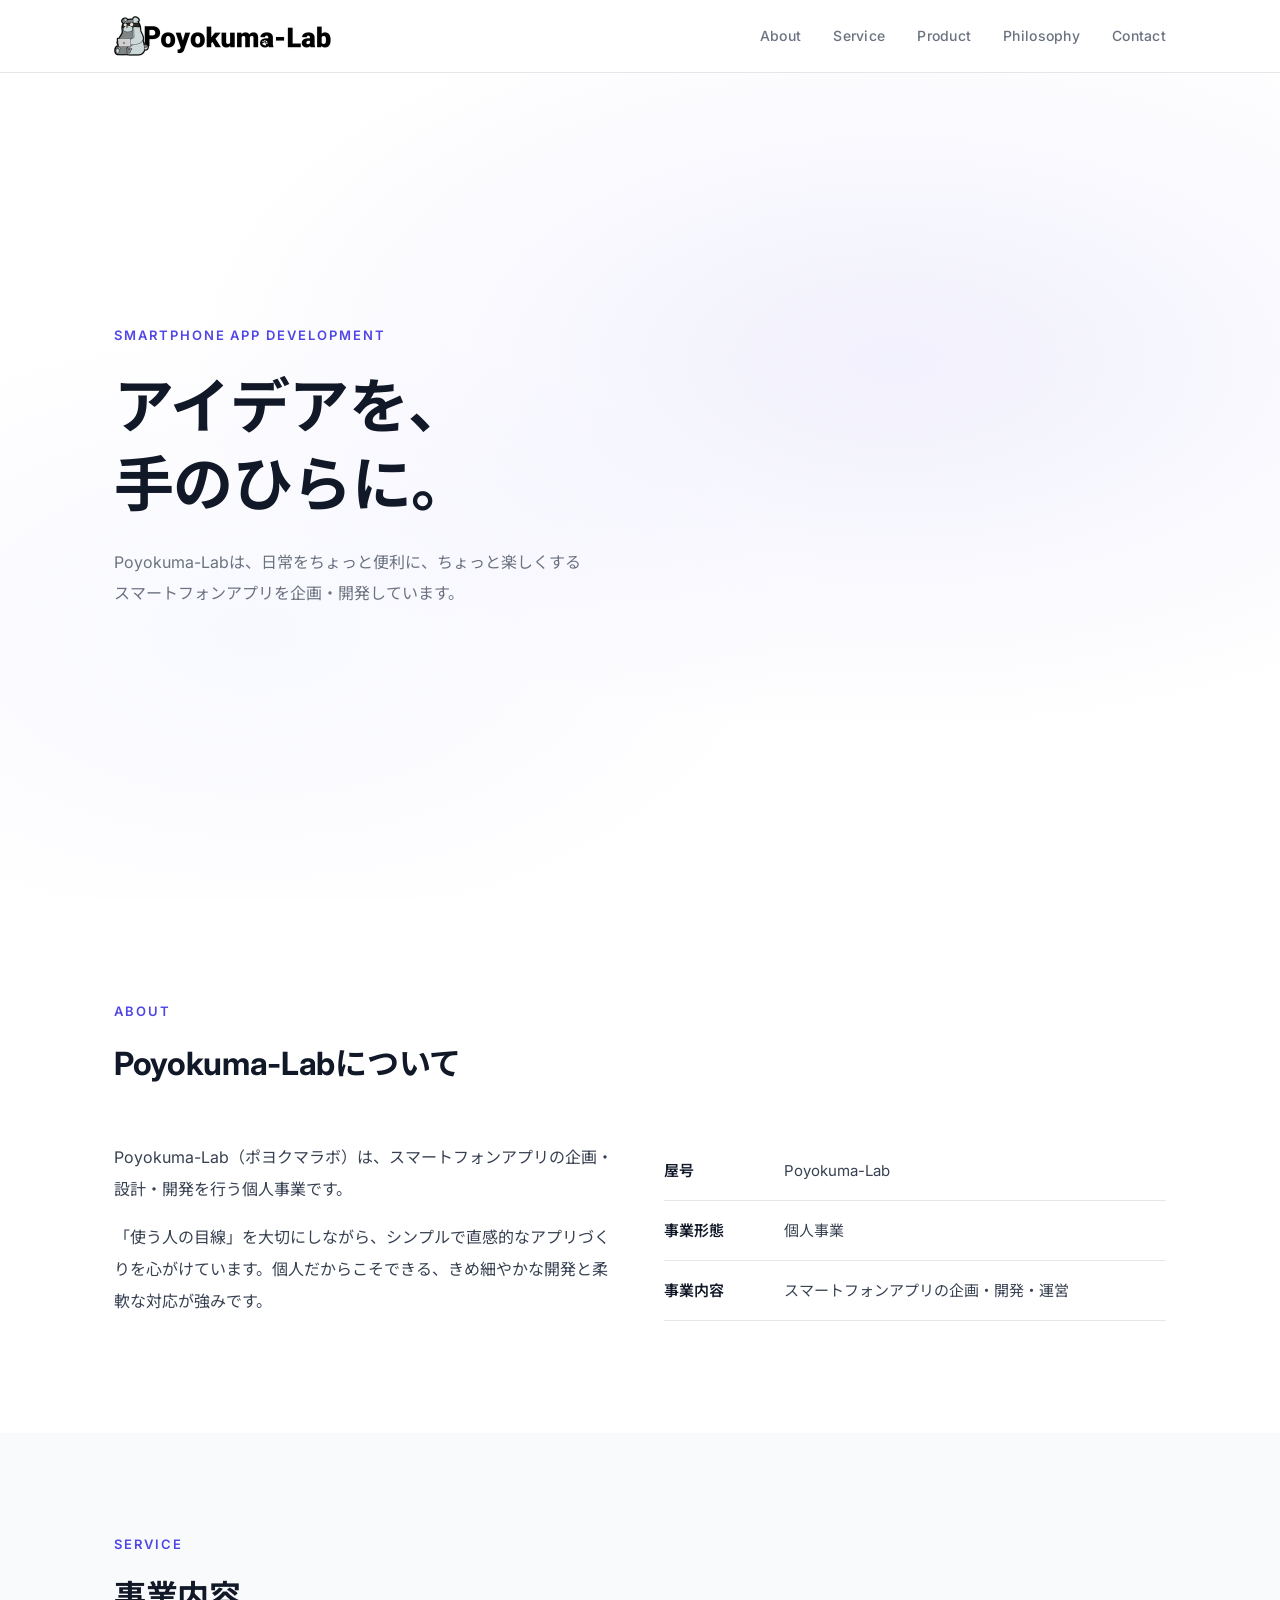
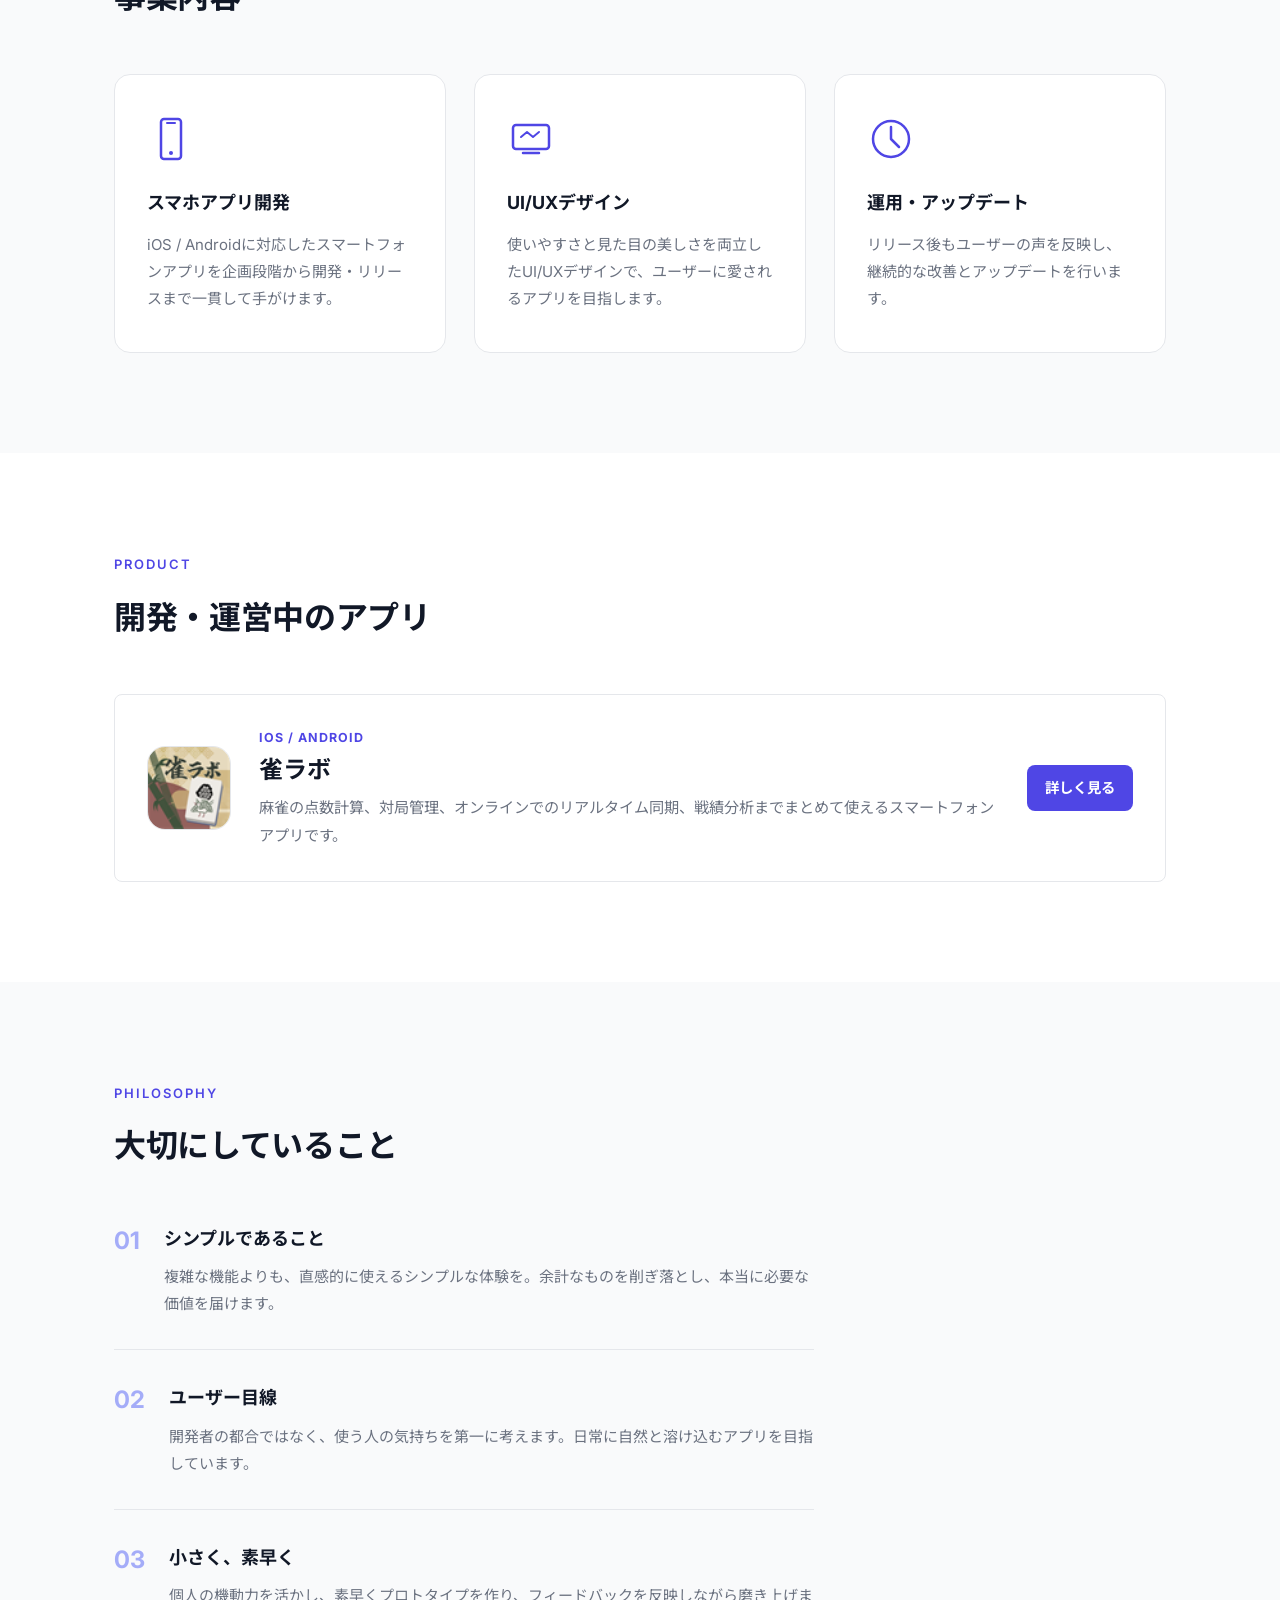
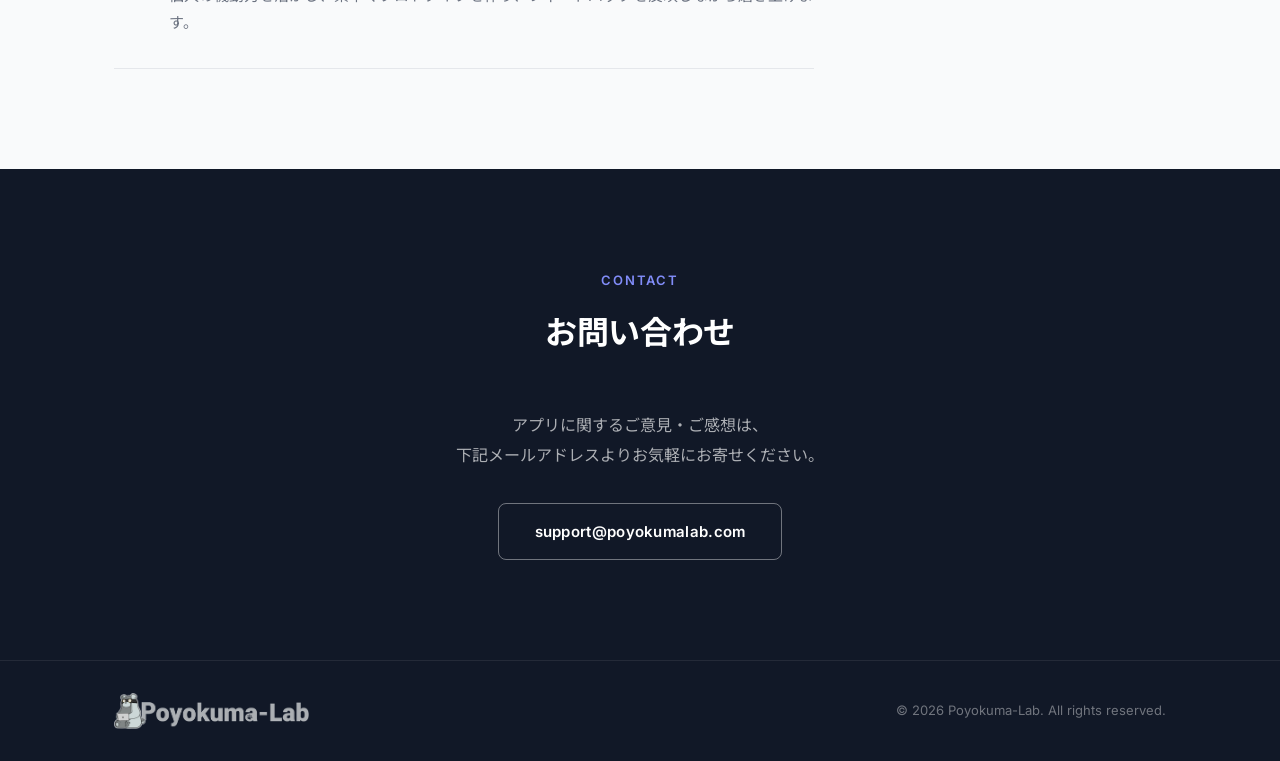
<file: index.html>
<!DOCTYPE html>
<html lang="ja">
<head>
  <meta charset="UTF-8">
  <meta name="viewport" content="width=device-width, initial-scale=1.0">
  <title>Poyokuma-Lab | スマートフォンアプリ開発</title>
  <meta name="description" content="Poyokuma-Labは、使いやすさとデザインにこだわったスマートフォンアプリを企画・開発しています。">
  <meta name="keywords" content="Poyokuma-Lab, Poyokuma Lab, ポヨクマラボ, ポヨクマ, スマートフォンアプリ開発, アプリ開発">
  <link rel="canonical" href="https://poyokumalab.com/">
  <meta property="og:type" content="website">
  <meta property="og:site_name" content="Poyokuma-Lab">
  <meta property="og:title" content="Poyokuma-Lab | スマートフォンアプリ開発">
  <meta property="og:description" content="Poyokuma-Labは、使いやすさとデザインにこだわったスマートフォンアプリを企画・開発しています。">
  <meta property="og:url" content="https://poyokumalab.com/">
  <meta property="og:image" content="https://poyokumalab.com/logo.png">
  <meta name="twitter:card" content="summary">
  <meta name="twitter:title" content="Poyokuma-Lab | スマートフォンアプリ開発">
  <meta name="twitter:description" content="Poyokuma-Labは、使いやすさとデザインにこだわったスマートフォンアプリを企画・開発しています。">
  <meta name="twitter:image" content="https://poyokumalab.com/logo.png">
  <link rel="preconnect" href="https://fonts.googleapis.com">
  <link rel="preconnect" href="https://fonts.gstatic.com" crossorigin>
  <link href="https://fonts.googleapis.com/css2?family=Inter:wght@400;500;600;700&family=Noto+Sans+JP:wght@400;500;600;700&display=swap" rel="stylesheet">
  <link rel="icon" href="favicon.png" type="image/png">
  <link rel="stylesheet" href="style.css">
  <script type="application/ld+json">
  {
    "@context": "https://schema.org",
    "@type": "Organization",
    "name": "Poyokuma-Lab",
    "alternateName": [
      "Poyokuma Lab",
      "ポヨクマラボ",
      "ポヨクマ"
    ],
    "url": "https://poyokumalab.com/",
    "logo": "https://poyokumalab.com/logo.png",
    "description": "Poyokuma-Labは、スマートフォンアプリの企画・設計・開発を行う個人事業です。"
  }
  </script>
</head>
<body>
  <!-- Header -->
  <header class="header" id="header">
    <div class="container header__inner">
      <a href="#" class="header__logo">
        <img src="logo.png" alt="Poyokuma-Lab" class="header__logo-img">
      </a>
      <button class="hamburger" id="hamburger" aria-label="メニューを開く">
        <span></span>
        <span></span>
        <span></span>
      </button>
      <nav class="nav" id="nav">
        <a href="#about" class="nav__link">About</a>
        <a href="#service" class="nav__link">Service</a>
        <a href="#product" class="nav__link">Product</a>
        <a href="#philosophy" class="nav__link">Philosophy</a>
        <a href="#contact" class="nav__link">Contact</a>
      </nav>
    </div>
  </header>

  <!-- Hero -->
  <section class="hero">
    <div class="hero__bg"></div>
    <div class="container hero__inner">
      <p class="hero__sub">Smartphone App Development</p>
      <h1 class="hero__title">アイデアを、<br>手のひらに。</h1>
      <p class="hero__desc">Poyokuma-Labは、日常をちょっと便利に、ちょっと楽しくする<br class="pc-only">スマートフォンアプリを企画・開発しています。</p>
    </div>
  </section>

  <!-- About -->
  <section class="section" id="about">
    <div class="container">
      <p class="section__label">About</p>
      <h2 class="section__title">Poyokuma-Labについて</h2>
      <div class="about__grid">
        <div class="about__text">
          <p>Poyokuma-Lab（ポヨクマラボ）は、スマートフォンアプリの企画・設計・開発を行う個人事業です。</p>
          <p>「使う人の目線」を大切にしながら、シンプルで直感的なアプリづくりを心がけています。個人だからこそできる、きめ細やかな開発と柔軟な対応が強みです。</p>
        </div>
        <div class="about__info">
          <table class="info-table">
            <tr>
              <th>屋号</th>
              <td>Poyokuma-Lab</td>
            </tr>
            <tr>
              <th>事業形態</th>
              <td>個人事業</td>
            </tr>
            <tr>
              <th>事業内容</th>
              <td>スマートフォンアプリの企画・開発・運営</td>
            </tr>
          </table>
        </div>
      </div>
    </div>
  </section>

  <!-- Service -->
  <section class="section section--gray" id="service">
    <div class="container">
      <p class="section__label">Service</p>
      <h2 class="section__title">事業内容</h2>
      <div class="cards">
        <div class="card">
          <div class="card__icon">
            <svg viewBox="0 0 48 48" fill="none" xmlns="http://www.w3.org/2000/svg">
              <rect x="14" y="4" width="20" height="40" rx="3" stroke="currentColor" stroke-width="2.5"/>
              <line x1="20" y1="8" x2="28" y2="8" stroke="currentColor" stroke-width="2" stroke-linecap="round"/>
              <circle cx="24" cy="38" r="2" fill="currentColor"/>
            </svg>
          </div>
          <h3 class="card__title">スマホアプリ開発</h3>
          <p class="card__desc">iOS / Androidに対応したスマートフォンアプリを企画段階から開発・リリースまで一貫して手がけます。</p>
        </div>
        <div class="card">
          <div class="card__icon">
            <svg viewBox="0 0 48 48" fill="none" xmlns="http://www.w3.org/2000/svg">
              <rect x="6" y="10" width="36" height="24" rx="3" stroke="currentColor" stroke-width="2.5"/>
              <polyline points="14,22 20,17 26,22 32,17" stroke="currentColor" stroke-width="2" stroke-linecap="round" stroke-linejoin="round"/>
              <line x1="16" y1="38" x2="32" y2="38" stroke="currentColor" stroke-width="2.5" stroke-linecap="round"/>
            </svg>
          </div>
          <h3 class="card__title">UI/UXデザイン</h3>
          <p class="card__desc">使いやすさと見た目の美しさを両立したUI/UXデザインで、ユーザーに愛されるアプリを目指します。</p>
        </div>
        <div class="card">
          <div class="card__icon">
            <svg viewBox="0 0 48 48" fill="none" xmlns="http://www.w3.org/2000/svg">
              <circle cx="24" cy="24" r="18" stroke="currentColor" stroke-width="2.5"/>
              <path d="M24 12v12l8 8" stroke="currentColor" stroke-width="2.5" stroke-linecap="round" stroke-linejoin="round"/>
            </svg>
          </div>
          <h3 class="card__title">運用・アップデート</h3>
          <p class="card__desc">リリース後もユーザーの声を反映し、継続的な改善とアップデートを行います。</p>
        </div>
      </div>
    </div>
  </section>

  <!-- Product -->
  <section class="section" id="product">
    <div class="container">
      <p class="section__label">Product</p>
      <h2 class="section__title">開発・運営中のアプリ</h2>
      <a href="janlab/" class="product-card" target="_blank" rel="noopener noreferrer">
        <img src="janlab/favicon.png" alt="" class="product-card__icon">
        <div class="product-card__body">
          <p class="product-card__tag">iOS / Android</p>
          <h3 class="product-card__title">雀ラボ</h3>
          <p class="product-card__desc">麻雀の点数計算、対局管理、オンラインでのリアルタイム同期、戦績分析までまとめて使えるスマートフォンアプリです。</p>
        </div>
        <span class="product-card__link">詳しく見る</span>
      </a>
    </div>
  </section>

  <!-- Philosophy -->
  <section class="section section--gray" id="philosophy">
    <div class="container">
      <p class="section__label">Philosophy</p>
      <h2 class="section__title">大切にしていること</h2>
      <div class="philosophy__list">
        <div class="philosophy__item">
          <span class="philosophy__num">01</span>
          <div>
            <h3 class="philosophy__heading">シンプルであること</h3>
            <p class="philosophy__text">複雑な機能よりも、直感的に使えるシンプルな体験を。余計なものを削ぎ落とし、本当に必要な価値を届けます。</p>
          </div>
        </div>
        <div class="philosophy__item">
          <span class="philosophy__num">02</span>
          <div>
            <h3 class="philosophy__heading">ユーザー目線</h3>
            <p class="philosophy__text">開発者の都合ではなく、使う人の気持ちを第一に考えます。日常に自然と溶け込むアプリを目指しています。</p>
          </div>
        </div>
        <div class="philosophy__item">
          <span class="philosophy__num">03</span>
          <div>
            <h3 class="philosophy__heading">小さく、素早く</h3>
            <p class="philosophy__text">個人の機動力を活かし、素早くプロトタイプを作り、フィードバックを反映しながら磨き上げます。</p>
          </div>
        </div>
      </div>
    </div>
  </section>

  <!-- Contact -->
  <section class="section section--dark" id="contact">
    <div class="container">
      <p class="section__label section__label--light">Contact</p>
      <h2 class="section__title section__title--light">お問い合わせ</h2>
      <p class="contact__desc">アプリに関するご意見・ご感想は、<br class="pc-only">下記メールアドレスよりお気軽にお寄せください。</p>
      <a href="mailto:support@poyokumalab.com" class="btn btn--outline">support@poyokumalab.com</a>
    </div>
  </section>

  <!-- Footer -->
  <footer class="footer">
    <div class="container footer__inner">
      <div class="footer__logo">
        <img src="footerlogo.png" alt="Poyokuma-Lab" class="footer__logo-img">
      </div>
      <p class="footer__copy">&copy; 2026 Poyokuma-Lab. All rights reserved.</p>
    </div>
  </footer>

  <script src="script.js"></script>
</body>
</html>
</file>
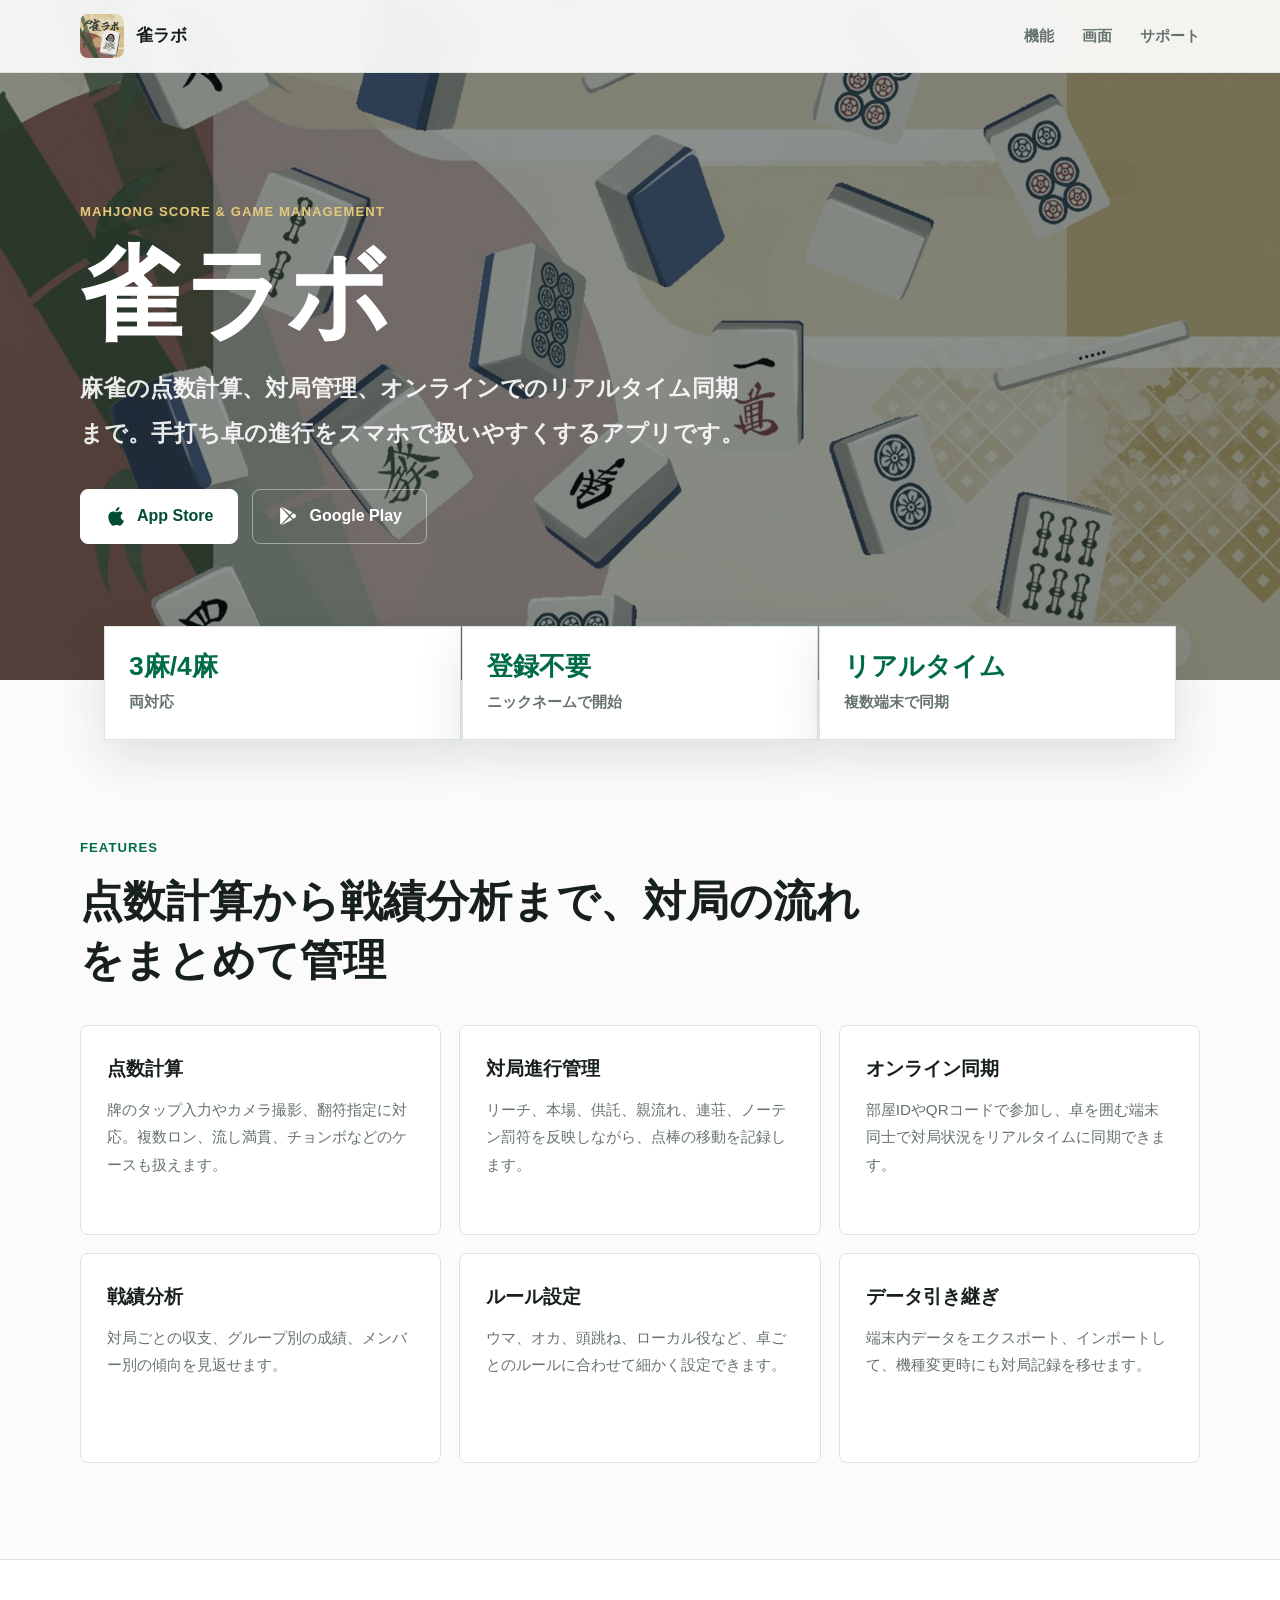
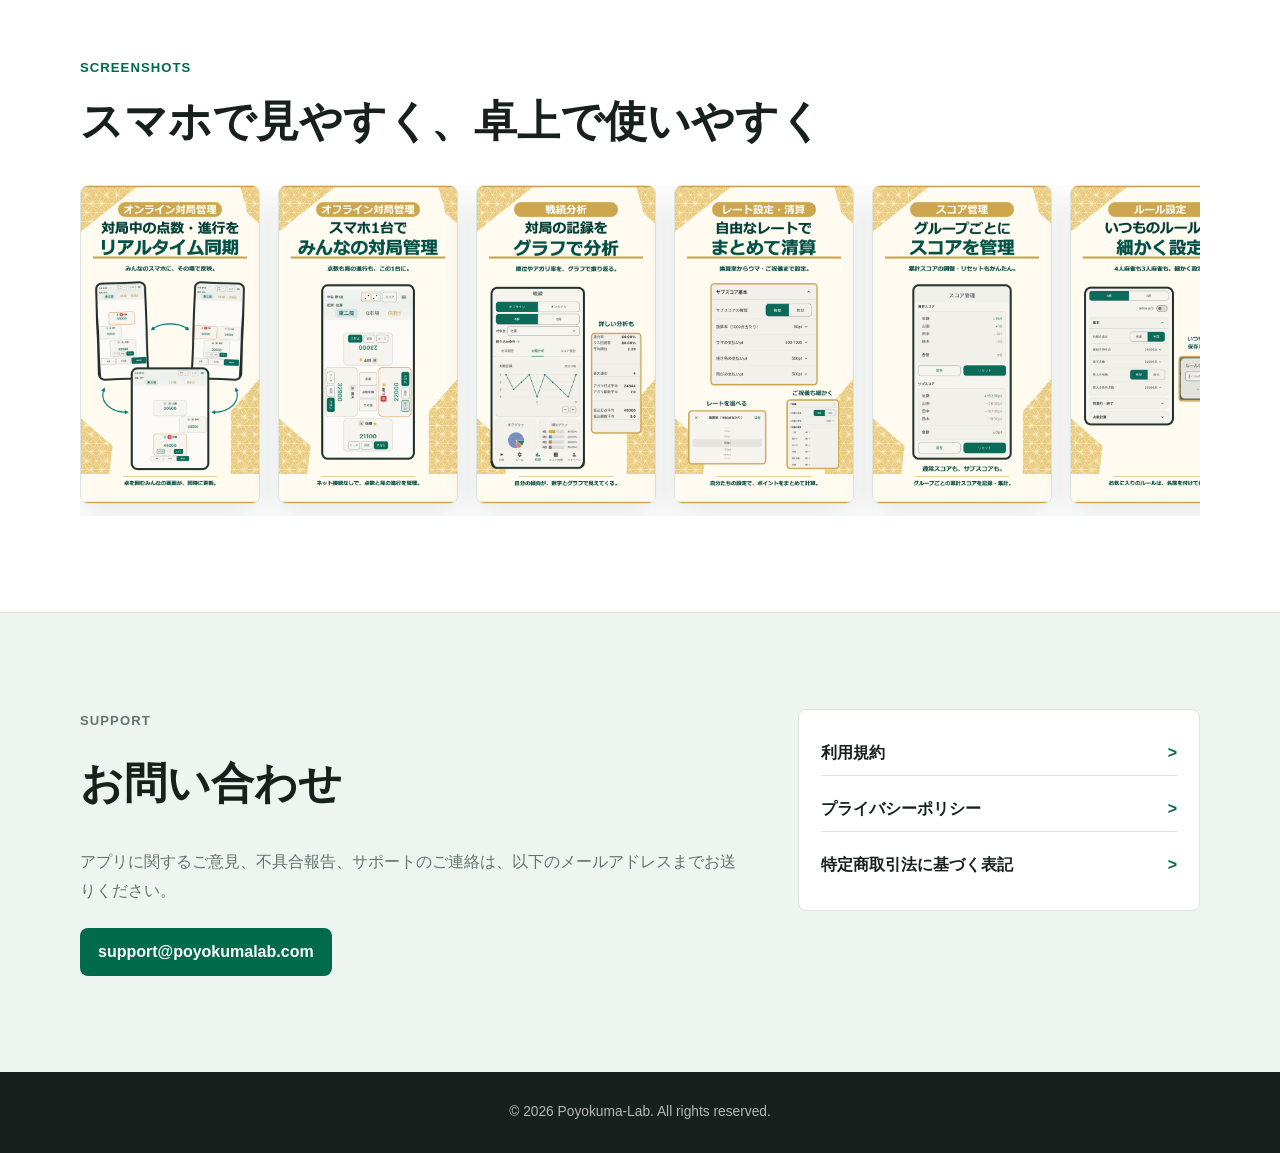
<file: janlab/index.html>
<!DOCTYPE html>
<html lang="ja">
<head>
  <meta charset="UTF-8">
  <meta name="viewport" content="width=device-width, initial-scale=1.0">
  <title>雀ラボ | 麻雀点数計算・対局管理アプリ</title>
  <meta name="description" content="雀ラボは、麻雀の点数計算、対局管理、オンラインでのリアルタイム同期、戦績分析に対応したスマートフォンアプリです。">
  <link rel="canonical" href="https://poyokumalab.com/janlab/">
  <link rel="icon" href="favicon.png" type="image/png">
  <link rel="stylesheet" href="style.css?v=20260924">
</head>
<body>
  <header class="site-header">
    <a class="brand" href="./" aria-label="雀ラボ トップ">
      <img class="brand__icon" src="assets/app-icon.png" alt="">
      <span class="brand__text">雀ラボ</span>
    </a>
    <button class="menu-button" type="button" aria-label="メニューを開く" aria-controls="site-nav" aria-expanded="false">
      <span></span>
      <span></span>
      <span></span>
    </button>
    <nav class="site-nav" id="site-nav" aria-label="ページ内ナビゲーション">
      <a href="#features">機能</a>
      <a href="#screenshots">画面</a>
      <a href="#support">サポート</a>
    </nav>
  </header>

  <main>
    <section class="hero" aria-labelledby="hero-title">
      <div class="hero__content">
        <p class="hero__label">Mahjong Score & Game Management</p>
        <h1 id="hero-title">雀ラボ</h1>
        <p class="hero__lead">麻雀の点数計算、対局管理、オンラインでのリアルタイム同期まで。手打ち卓の進行をスマホで扱いやすくするアプリです。</p>
        <div class="hero__actions" aria-label="ストアリンク">
          <a class="store-link store-link--primary" href="https://apps.apple.com/app/id6770251614" target="_blank" rel="noopener noreferrer">
            <svg class="store-link__icon" viewBox="0 0 24 24" aria-hidden="true">
              <path d="M17.1 12.7c0-2.5 2.1-3.8 2.2-3.8-1.2-1.7-3-1.9-3.6-1.9-1.5-.2-3 .9-3.8.9s-2-.9-3.3-.8c-1.7 0-3.2 1-4.1 2.5-1.8 3.2-.5 7.9 1.3 10.4.9 1.3 1.9 2.7 3.3 2.6 1.3-.1 1.8-.8 3.4-.8s2.1.8 3.5.8c1.4 0 2.4-1.3 3.2-2.5 1-1.5 1.4-2.9 1.4-3-.1 0-3.5-1.3-3.5-4.4ZM14.7 5.4c.7-.9 1.2-2.1 1.1-3.2-1.1 0-2.4.7-3.1 1.6-.7.8-1.2 2-1.1 3.1 1.2.1 2.4-.6 3.1-1.5Z"/>
            </svg>
            <span>App Store</span>
          </a>
          <a class="store-link" href="https://play.google.com/store/apps/details?id=com.poyokumalab.janlab" target="_blank" rel="noopener noreferrer">
            <svg class="store-link__icon" viewBox="0 0 24 24" aria-hidden="true">
              <path d="M4.2 2.6c-.5.3-.8.9-.8 1.7v15.4c0 .8.3 1.4.8 1.7l8.6-9.4-8.6-9.4Z"/>
              <path d="M14.1 10.6 16.6 8 6.1 2.4c-.4-.2-.8-.2-1.2-.1l9.2 8.3Z"/>
              <path d="M16.6 16 14.1 13.4l-9.2 8.3c.4.1.8.1 1.2-.1L16.6 16Z"/>
              <path d="M19.9 10.2 17.8 9l-2.8 3 2.8 3 2.1-1.2c1-.6 1-2.9 0-3.6Z"/>
            </svg>
            <span>Google Play</span>
          </a>
        </div>
      </div>
    </section>

    <section class="summary reveal" aria-label="主な特徴">
      <div class="summary__item">
        <span class="summary__value">3麻/4麻</span>
        <span class="summary__label">両対応</span>
      </div>
      <div class="summary__item">
        <span class="summary__value">登録不要</span>
        <span class="summary__label">ニックネームで開始</span>
      </div>
      <div class="summary__item">
        <span class="summary__value">リアルタイム</span>
        <span class="summary__label">複数端末で同期</span>
      </div>
    </section>

    <section class="section reveal" id="features">
      <div class="section__inner">
        <p class="section__label">Features</p>
        <h2>点数計算から戦績分析まで、対局の流れをまとめて管理</h2>
        <div class="feature-grid">
          <article class="feature-card">
            <h3>点数計算</h3>
            <p>牌のタップ入力やカメラ撮影、翻符指定に対応。複数ロン、流し満貫、チョンボなどのケースも扱えます。</p>
          </article>
          <article class="feature-card">
            <h3>対局進行管理</h3>
            <p>リーチ、本場、供託、親流れ、連荘、ノーテン罰符を反映しながら、点棒の移動を記録します。</p>
          </article>
          <article class="feature-card">
            <h3>オンライン同期</h3>
            <p>部屋IDやQRコードで参加し、卓を囲む端末同士で対局状況をリアルタイムに同期できます。</p>
          </article>
          <article class="feature-card">
            <h3>戦績分析</h3>
            <p>対局ごとの収支、グループ別の成績、メンバー別の傾向を見返せます。</p>
          </article>
          <article class="feature-card">
            <h3>ルール設定</h3>
            <p>ウマ、オカ、頭跳ね、ローカル役など、卓ごとのルールに合わせて細かく設定できます。</p>
          </article>
          <article class="feature-card">
            <h3>データ引き継ぎ</h3>
            <p>端末内データをエクスポート、インポートして、機種変更時にも対局記録を移せます。</p>
          </article>
        </div>
      </div>
    </section>

    <section class="section section--screens reveal" id="screenshots">
      <div class="section__inner">
        <p class="section__label">Screenshots</p>
        <h2>スマホで見やすく、卓上で使いやすく</h2>
        <div class="screenshot-strip" aria-label="雀ラボの画面例">
          <img src="assets/screen-01-realtime-sync.png" alt="対局中の点数と進行を複数端末でリアルタイム同期" width="1080" height="1920" loading="lazy" decoding="async">
          <img src="assets/screen-02-offline.png" alt="ネット接続なしでスマホ1台で点数と局の進行を管理" width="1080" height="1920" loading="lazy" decoding="async">
          <img src="assets/screen-03-statistics.png" alt="順位やアガリ率などの戦績をグラフで分析" width="1080" height="1920" loading="lazy" decoding="async">
          <img src="assets/screen-04-rate-settlement.png" alt="自由なレートやウマ、ご祝儀を設定して清算" width="1080" height="1920" loading="lazy" decoding="async">
          <img src="assets/screen-05-score-management.png" alt="グループごとの累計スコアを記録・集計" width="1080" height="1920" loading="lazy" decoding="async">
          <img src="assets/screen-06-rule-settings.png" alt="いつものルールを細かく設定して名前を付けて保存" width="1080" height="1920" loading="lazy" decoding="async">
          <img src="assets/screen-07-point-calculation.png" alt="手牌から成立役と点数を自動計算" width="1080" height="1920" loading="lazy" decoding="async">
          <img src="assets/screen-08-tile-efficiency.png" alt="有効牌や受入枚数、打牌候補を確認" width="1080" height="1920" loading="lazy" decoding="async">
        </div>
      </div>
    </section>

    <section class="section section--support reveal" id="support">
      <div class="section__inner support-layout">
        <div>
          <p class="section__label">Support</p>
          <h2>お問い合わせ</h2>
          <p>アプリに関するご意見、不具合報告、サポートのご連絡は、以下のメールアドレスまでお送りください。</p>
          <a class="support-mail" href="mailto:support@poyokumalab.com">support@poyokumalab.com</a>
        </div>
        <div class="legal-links" aria-label="法務リンク">
          <a href="terms/" target="_blank" rel="noopener noreferrer">利用規約</a>
          <a href="privacy/" target="_blank" rel="noopener noreferrer">プライバシーポリシー</a>
          <a href="legal/" target="_blank" rel="noopener noreferrer">特定商取引法に基づく表記</a>
        </div>
      </div>
    </section>
  </main>

  <footer class="site-footer">
    <p>&copy; 2026 Poyokuma-Lab. All rights reserved.</p>
  </footer>
  <script src="script.js"></script>
</body>
</html>
</file>
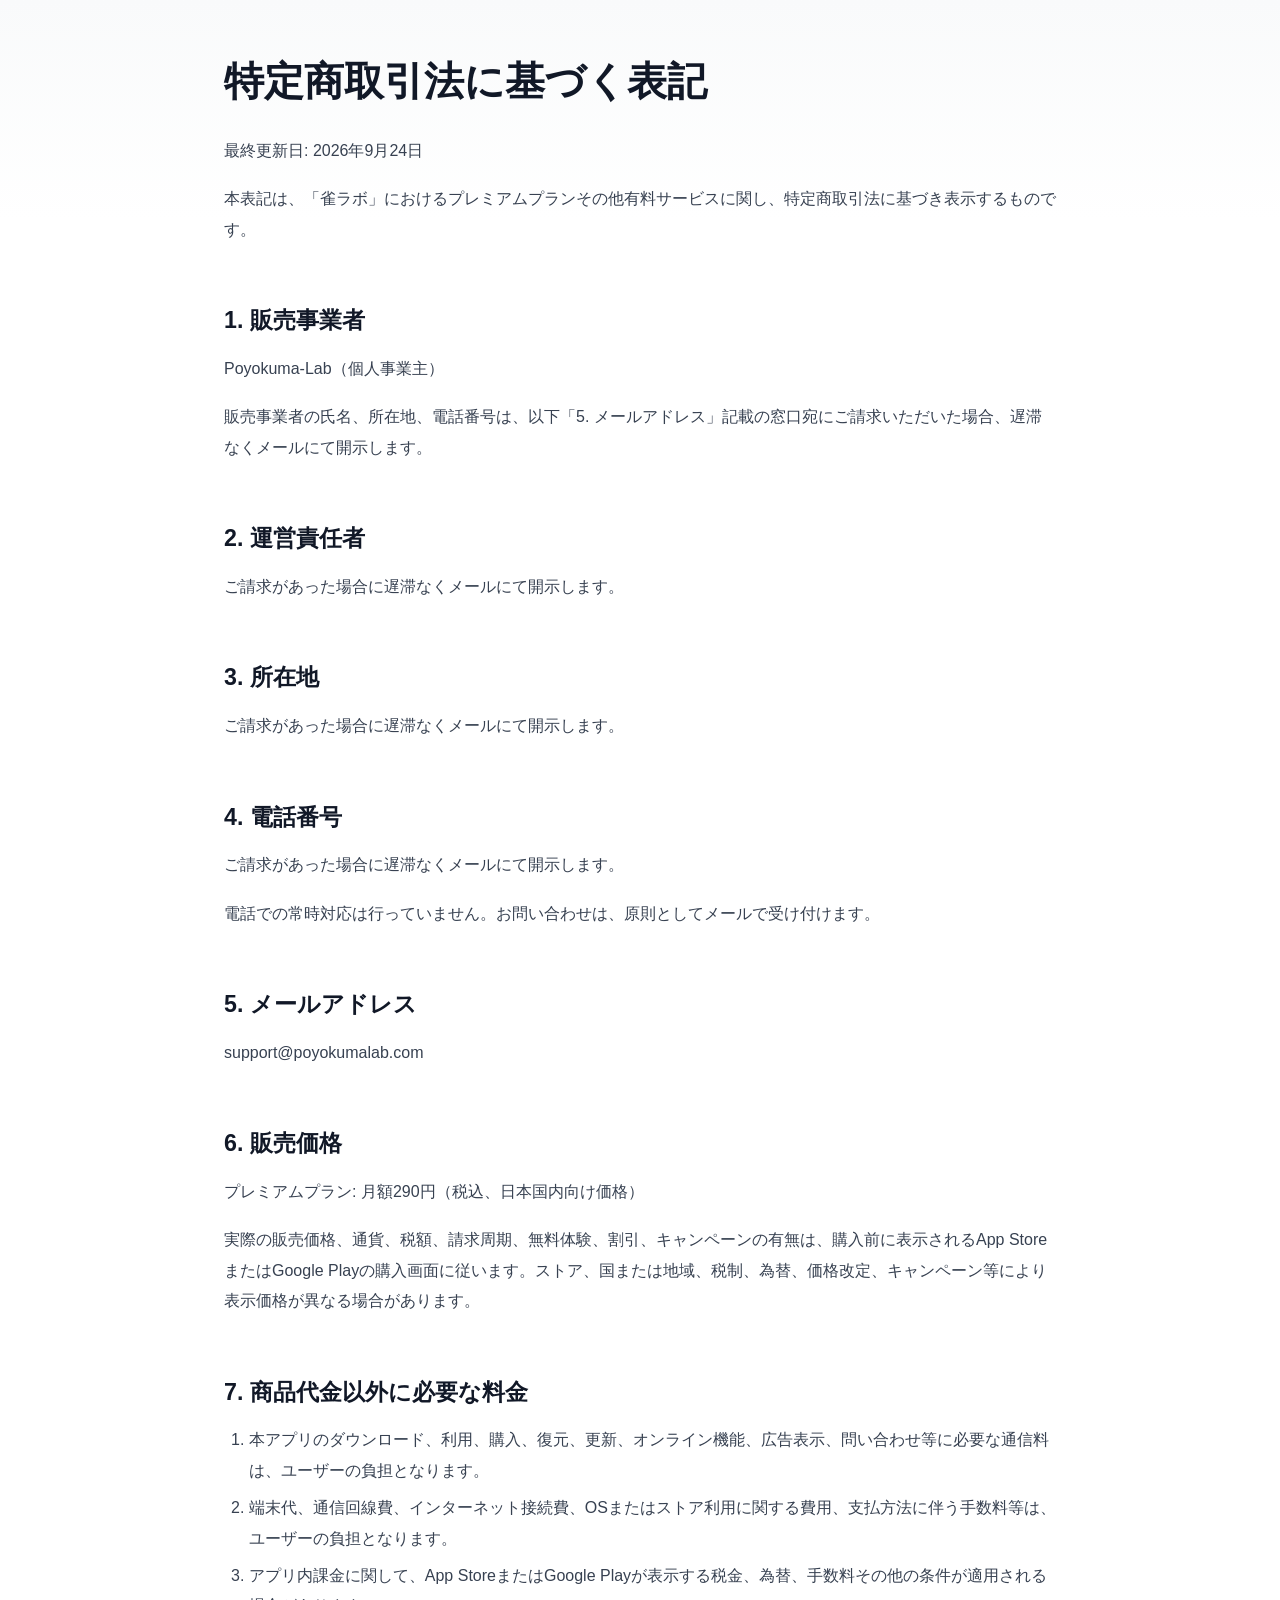
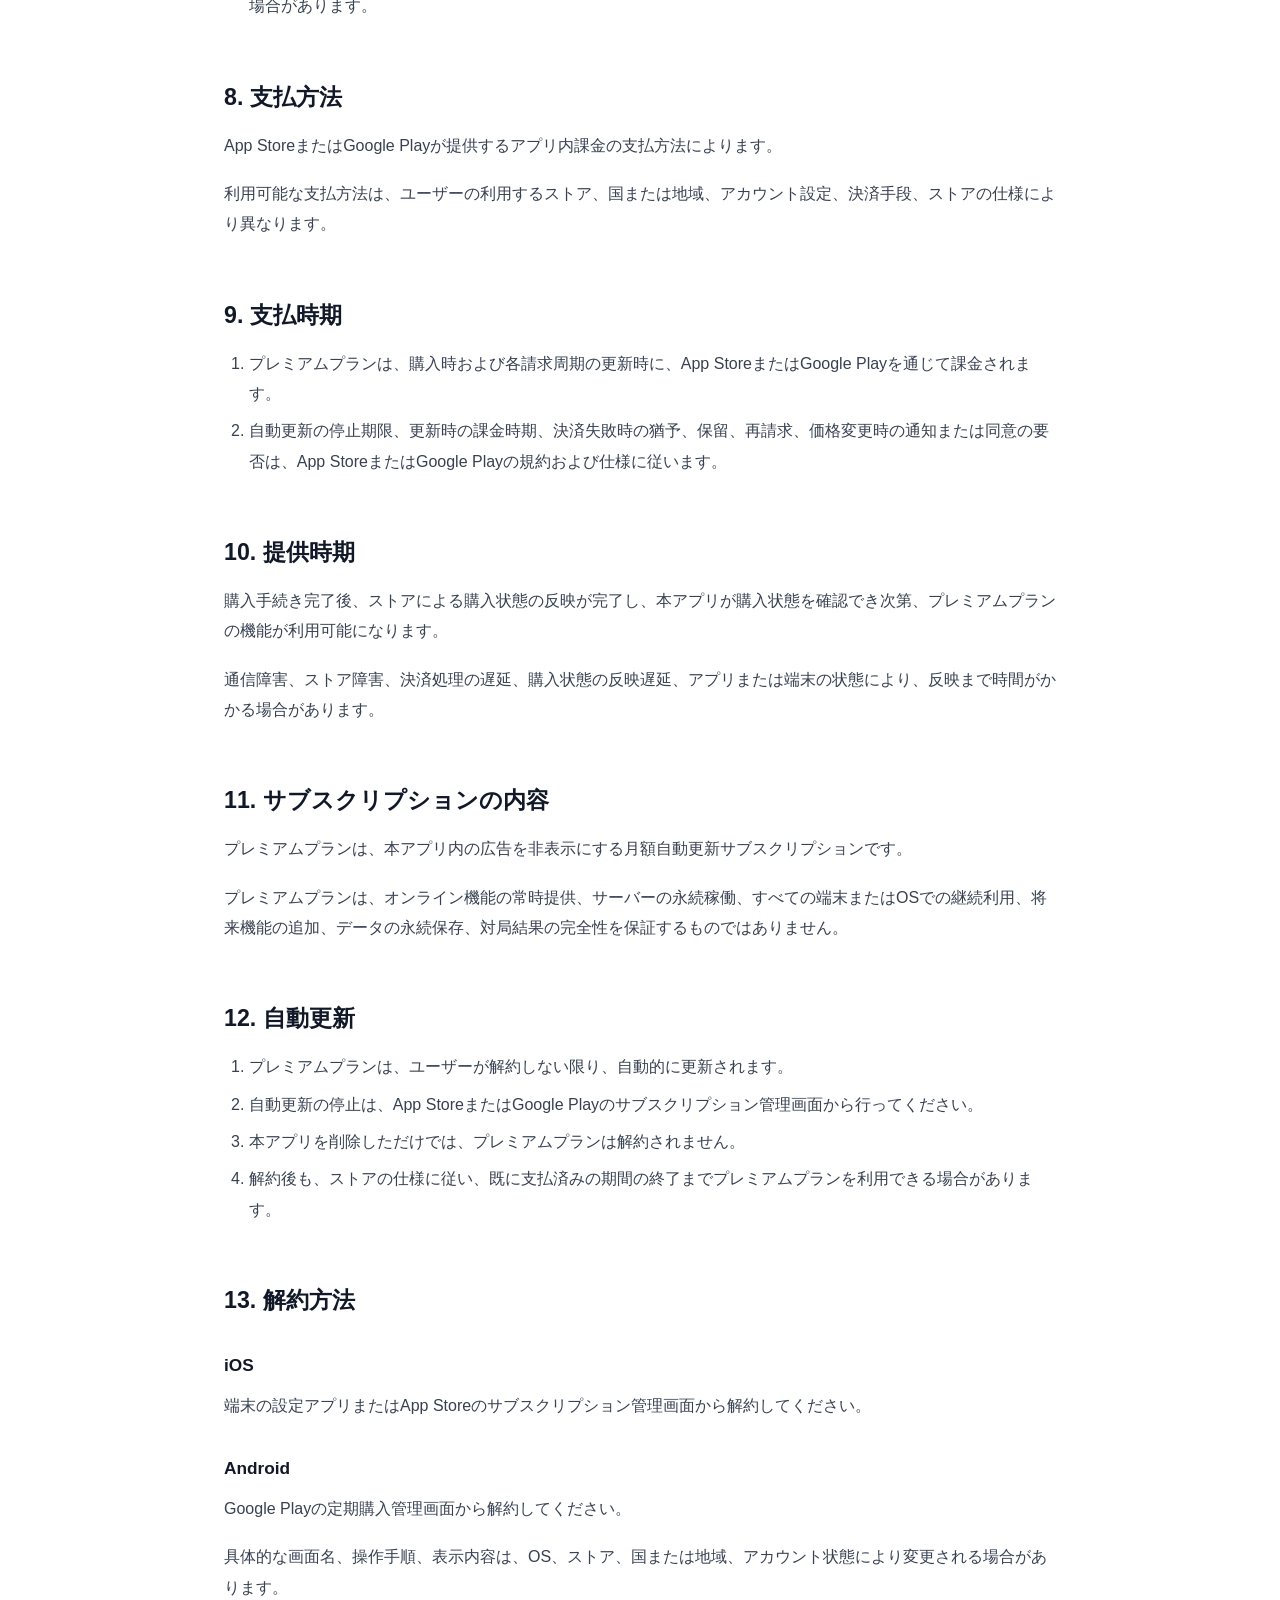
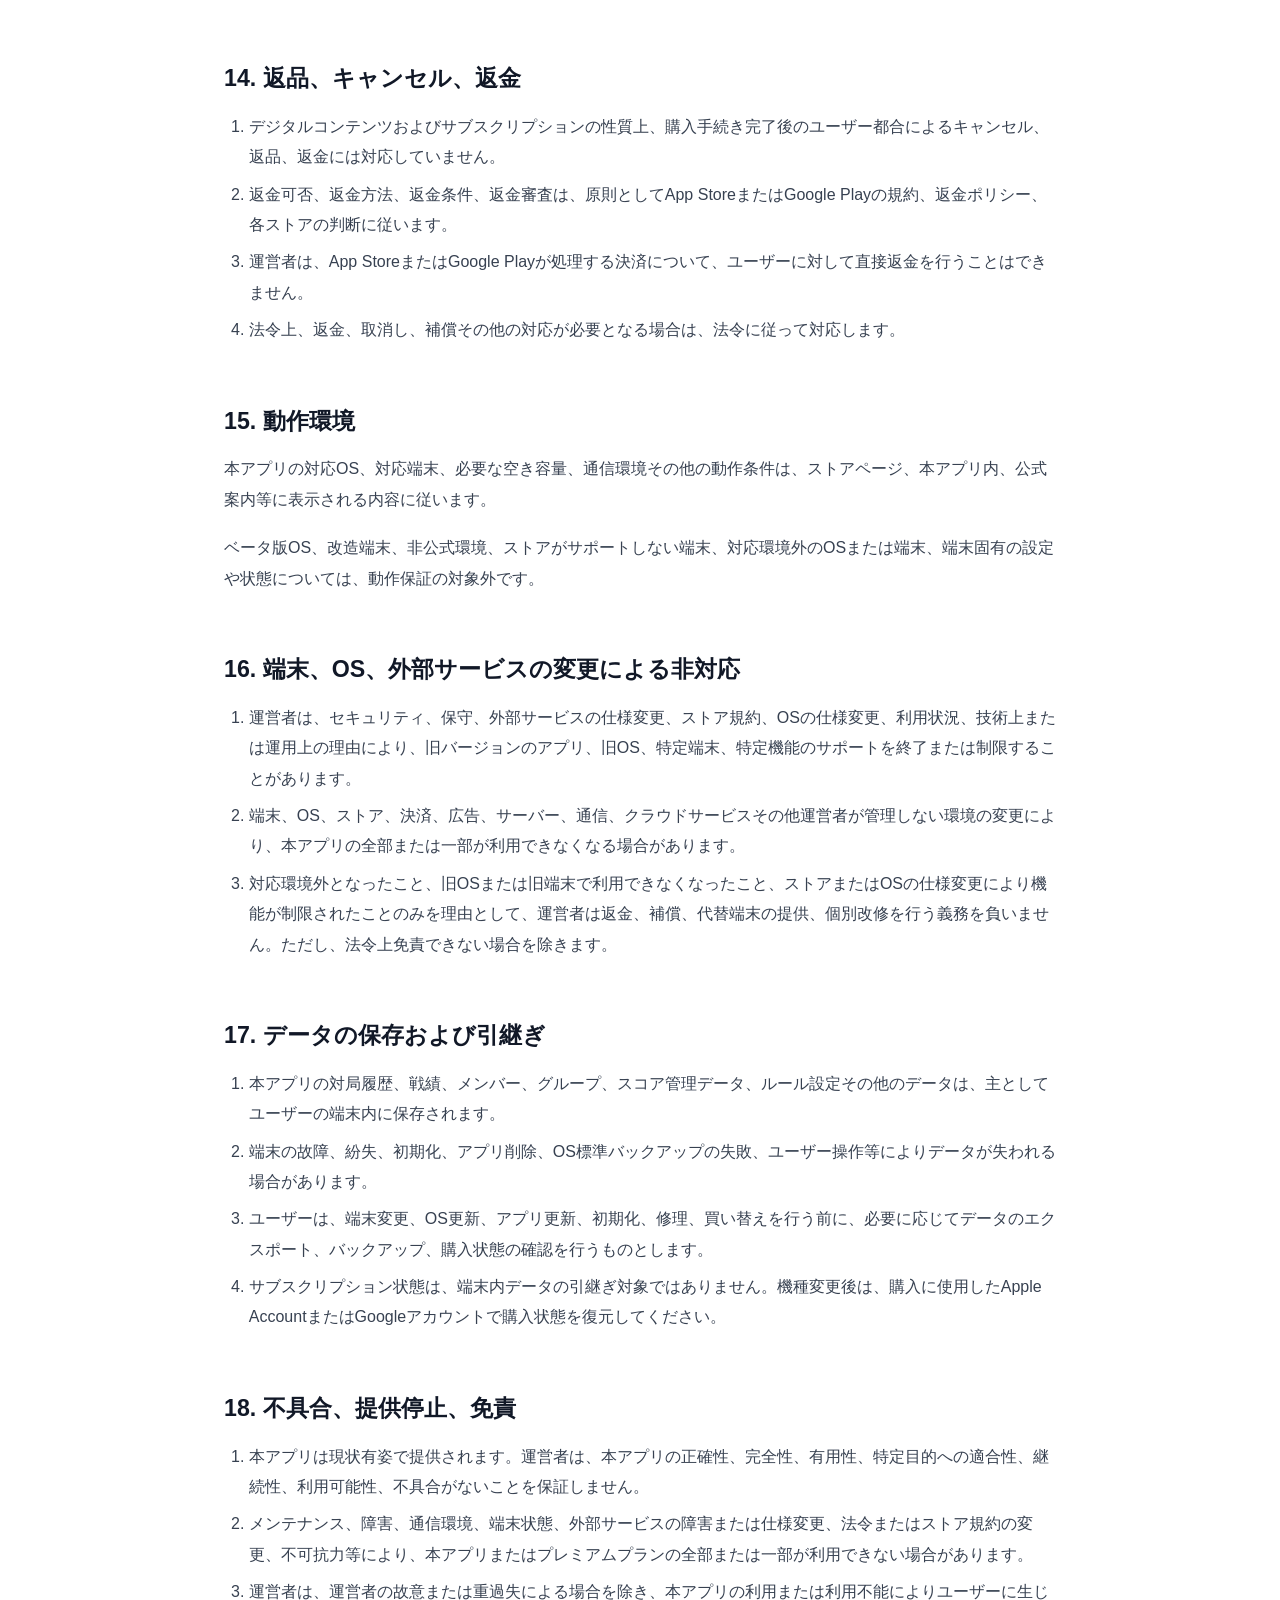
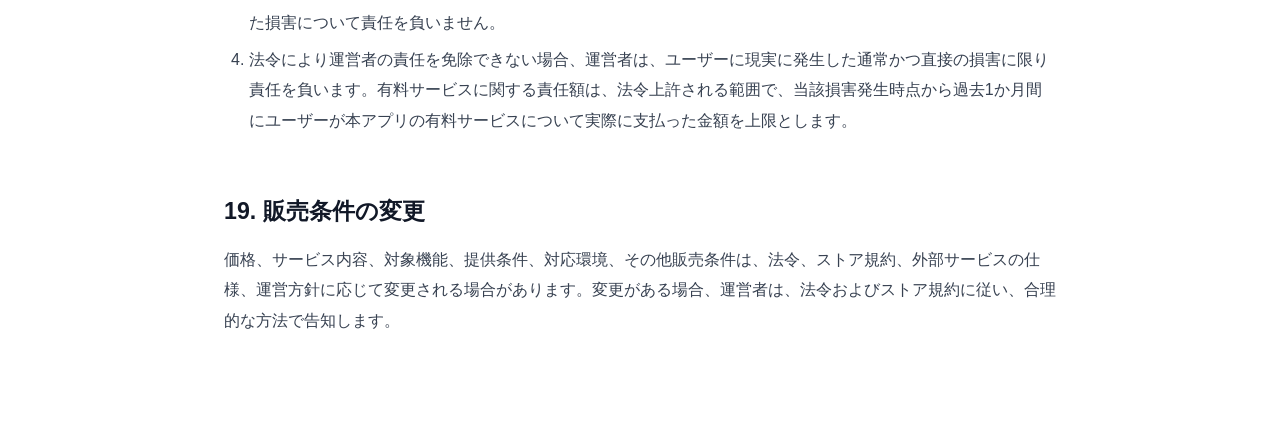
<file: janlab/legal/index.html>
<!DOCTYPE html>
<html lang="ja">
<head>
  <meta charset="UTF-8">
  <meta name="viewport" content="width=device-width, initial-scale=1.0">
  <title>特定商取引法に基づく表記 | 雀ラボ | Poyokuma-Lab</title>
  <meta name="description" content="雀ラボの特定商取引法に基づく表記です。">
  <link rel="canonical" href="https://poyokumalab.com/janlab/legal/">
  <link rel="icon" href="../favicon.png" type="image/png">
  <style>
:root {
  --color-primary: #4f46e5;
  --color-primary-dark: #3730a3;
  --color-dark: #111827;
  --color-text: #374151;
  --color-muted: #6b7280;
  --color-bg: #ffffff;
  --color-bg-soft: #f9fafb;
  --color-border: #e5e7eb;
  --font-sans: -apple-system, BlinkMacSystemFont, "Hiragino Sans", "Yu Gothic", "YuGothic", "Noto Sans JP", "Meiryo", sans-serif;
}

*,
*::before,
*::after {
  box-sizing: border-box;
}

html {
  scroll-behavior: smooth;
}

body {
  margin: 0;
  color: var(--color-text);
  background: var(--color-bg);
  font-family: var(--font-sans);
  line-height: 1.9;
  -webkit-font-smoothing: antialiased;
}

a {
  color: var(--color-primary);
  text-decoration: none;
}

a:hover {
  text-decoration: underline;
}


.legal-page {
  background:
    linear-gradient(180deg, var(--color-bg-soft) 0, #fff 220px);
  padding: 54px 0 80px;
}

.legal-document {
  max-width: 880px;
  margin: 0 auto;
  padding: 0 24px;
}


.legal-document h1 {
  margin: 0 0 28px;
  color: var(--color-dark);
  font-size: clamp(1.8rem, 5vw, 2.5rem);
  line-height: 1.35;
  letter-spacing: 0;
}

.legal-document h2 {
  margin: 52px 0 16px;
  padding-top: 6px;
  color: var(--color-dark);
  font-size: clamp(1.2rem, 3vw, 1.45rem);
  line-height: 1.5;
  letter-spacing: 0;
}

.legal-document h3 {
  margin: 34px 0 12px;
  color: var(--color-dark);
  font-size: 1.08rem;
  line-height: 1.55;
  letter-spacing: 0;
}

.legal-document p {
  margin: 0 0 18px;
}

.legal-document ol,
.legal-document ul {
  margin: 0 0 20px;
  padding-left: 1.55em;
}

.legal-document li {
  margin: 7px 0;
}

.legal-document li > ul,
.legal-document li > ol {
  margin-top: 8px;
  margin-bottom: 8px;
}

.table-wrap {
  width: 100%;
  margin: 22px 0 28px;
  overflow-x: auto;
  border: 1px solid var(--color-border);
  border-radius: 8px;
  background: #fff;
}

table {
  width: 100%;
  min-width: 640px;
  border-collapse: collapse;
}

th,
td {
  padding: 13px 14px;
  border-bottom: 1px solid var(--color-border);
  text-align: left;
  vertical-align: top;
  font-size: 0.94rem;
  line-height: 1.75;
}

th {
  color: var(--color-dark);
  background: var(--color-bg-soft);
  font-weight: 700;
}

tr:last-child td {
  border-bottom: 0;
}


@media (max-width: 700px) {

  .legal-page {
    padding: 36px 0 60px;
  }

  .legal-document {
    padding: 0 16px;
  }

  .legal-document h2 {
    margin-top: 42px;
  }

  th,
  td {
    padding: 12px;
    font-size: 0.88rem;
  }
}

  </style>
</head>
<body>
  <main class="legal-page">
    <article class="legal-document">
      <h1>特定商取引法に基づく表記</h1>
<p>最終更新日: 2026年9月24日</p>
<p>本表記は、「雀ラボ」におけるプレミアムプランその他有料サービスに関し、特定商取引法に基づき表示するものです。</p>
<h2>1. 販売事業者</h2>
<p>Poyokuma-Lab（個人事業主）</p>
<p>販売事業者の氏名、所在地、電話番号は、以下「5. メールアドレス」記載の窓口宛にご請求いただいた場合、遅滞なくメールにて開示します。</p>
<h2>2. 運営責任者</h2>
<p>ご請求があった場合に遅滞なくメールにて開示します。</p>
<h2>3. 所在地</h2>
<p>ご請求があった場合に遅滞なくメールにて開示します。</p>
<h2>4. 電話番号</h2>
<p>ご請求があった場合に遅滞なくメールにて開示します。</p>
<p>電話での常時対応は行っていません。お問い合わせは、原則としてメールで受け付けます。</p>
<h2>5. メールアドレス</h2>
<p>support@poyokumalab.com</p>
<h2>6. 販売価格</h2>
<p>プレミアムプラン: 月額290円（税込、日本国内向け価格）</p>
<p>実際の販売価格、通貨、税額、請求周期、無料体験、割引、キャンペーンの有無は、購入前に表示されるApp StoreまたはGoogle Playの購入画面に従います。ストア、国または地域、税制、為替、価格改定、キャンペーン等により表示価格が異なる場合があります。</p>
<h2>7. 商品代金以外に必要な料金</h2>
<ol>
<li>本アプリのダウンロード、利用、購入、復元、更新、オンライン機能、広告表示、問い合わせ等に必要な通信料は、ユーザーの負担となります。
</li>
<li>端末代、通信回線費、インターネット接続費、OSまたはストア利用に関する費用、支払方法に伴う手数料等は、ユーザーの負担となります。
</li>
<li>アプリ内課金に関して、App StoreまたはGoogle Playが表示する税金、為替、手数料その他の条件が適用される場合があります。
</li>
</ol>
<h2>8. 支払方法</h2>
<p>App StoreまたはGoogle Playが提供するアプリ内課金の支払方法によります。</p>
<p>利用可能な支払方法は、ユーザーの利用するストア、国または地域、アカウント設定、決済手段、ストアの仕様により異なります。</p>
<h2>9. 支払時期</h2>
<ol>
<li>プレミアムプランは、購入時および各請求周期の更新時に、App StoreまたはGoogle Playを通じて課金されます。
</li>
<li>自動更新の停止期限、更新時の課金時期、決済失敗時の猶予、保留、再請求、価格変更時の通知または同意の要否は、App StoreまたはGoogle Playの規約および仕様に従います。
</li>
</ol>
<h2>10. 提供時期</h2>
<p>購入手続き完了後、ストアによる購入状態の反映が完了し、本アプリが購入状態を確認でき次第、プレミアムプランの機能が利用可能になります。</p>
<p>通信障害、ストア障害、決済処理の遅延、購入状態の反映遅延、アプリまたは端末の状態により、反映まで時間がかかる場合があります。</p>
<h2>11. サブスクリプションの内容</h2>
<p>プレミアムプランは、本アプリ内の広告を非表示にする月額自動更新サブスクリプションです。</p>
<p>プレミアムプランは、オンライン機能の常時提供、サーバーの永続稼働、すべての端末またはOSでの継続利用、将来機能の追加、データの永続保存、対局結果の完全性を保証するものではありません。</p>
<h2>12. 自動更新</h2>
<ol>
<li>プレミアムプランは、ユーザーが解約しない限り、自動的に更新されます。
</li>
<li>自動更新の停止は、App StoreまたはGoogle Playのサブスクリプション管理画面から行ってください。
</li>
<li>本アプリを削除しただけでは、プレミアムプランは解約されません。
</li>
<li>解約後も、ストアの仕様に従い、既に支払済みの期間の終了までプレミアムプランを利用できる場合があります。
</li>
</ol>
<h2>13. 解約方法</h2>
<h3>iOS</h3>
<p>端末の設定アプリまたはApp Storeのサブスクリプション管理画面から解約してください。</p>
<h3>Android</h3>
<p>Google Playの定期購入管理画面から解約してください。</p>
<p>具体的な画面名、操作手順、表示内容は、OS、ストア、国または地域、アカウント状態により変更される場合があります。</p>
<h2>14. 返品、キャンセル、返金</h2>
<ol>
<li>デジタルコンテンツおよびサブスクリプションの性質上、購入手続き完了後のユーザー都合によるキャンセル、返品、返金には対応していません。
</li>
<li>返金可否、返金方法、返金条件、返金審査は、原則としてApp StoreまたはGoogle Playの規約、返金ポリシー、各ストアの判断に従います。
</li>
<li>運営者は、App StoreまたはGoogle Playが処理する決済について、ユーザーに対して直接返金を行うことはできません。
</li>
<li>法令上、返金、取消し、補償その他の対応が必要となる場合は、法令に従って対応します。
</li>
</ol>
<h2>15. 動作環境</h2>
<p>本アプリの対応OS、対応端末、必要な空き容量、通信環境その他の動作条件は、ストアページ、本アプリ内、公式案内等に表示される内容に従います。</p>
<p>ベータ版OS、改造端末、非公式環境、ストアがサポートしない端末、対応環境外のOSまたは端末、端末固有の設定や状態については、動作保証の対象外です。</p>
<h2>16. 端末、OS、外部サービスの変更による非対応</h2>
<ol>
<li>運営者は、セキュリティ、保守、外部サービスの仕様変更、ストア規約、OSの仕様変更、利用状況、技術上または運用上の理由により、旧バージョンのアプリ、旧OS、特定端末、特定機能のサポートを終了または制限することがあります。
</li>
<li>端末、OS、ストア、決済、広告、サーバー、通信、クラウドサービスその他運営者が管理しない環境の変更により、本アプリの全部または一部が利用できなくなる場合があります。
</li>
<li>対応環境外となったこと、旧OSまたは旧端末で利用できなくなったこと、ストアまたはOSの仕様変更により機能が制限されたことのみを理由として、運営者は返金、補償、代替端末の提供、個別改修を行う義務を負いません。ただし、法令上免責できない場合を除きます。
</li>
</ol>
<h2>17. データの保存および引継ぎ</h2>
<ol>
<li>本アプリの対局履歴、戦績、メンバー、グループ、スコア管理データ、ルール設定その他のデータは、主としてユーザーの端末内に保存されます。
</li>
<li>端末の故障、紛失、初期化、アプリ削除、OS標準バックアップの失敗、ユーザー操作等によりデータが失われる場合があります。
</li>
<li>ユーザーは、端末変更、OS更新、アプリ更新、初期化、修理、買い替えを行う前に、必要に応じてデータのエクスポート、バックアップ、購入状態の確認を行うものとします。
</li>
<li>サブスクリプション状態は、端末内データの引継ぎ対象ではありません。機種変更後は、購入に使用したApple AccountまたはGoogleアカウントで購入状態を復元してください。
</li>
</ol>
<h2>18. 不具合、提供停止、免責</h2>
<ol>
<li>本アプリは現状有姿で提供されます。運営者は、本アプリの正確性、完全性、有用性、特定目的への適合性、継続性、利用可能性、不具合がないことを保証しません。
</li>
<li>メンテナンス、障害、通信環境、端末状態、外部サービスの障害または仕様変更、法令またはストア規約の変更、不可抗力等により、本アプリまたはプレミアムプランの全部または一部が利用できない場合があります。
</li>
<li>運営者は、運営者の故意または重過失による場合を除き、本アプリの利用または利用不能によりユーザーに生じた損害について責任を負いません。
</li>
<li>法令により運営者の責任を免除できない場合、運営者は、ユーザーに現実に発生した通常かつ直接の損害に限り責任を負います。有料サービスに関する責任額は、法令上許される範囲で、当該損害発生時点から過去1か月間にユーザーが本アプリの有料サービスについて実際に支払った金額を上限とします。
</li>
</ol>
<h2>19. 販売条件の変更</h2>
<p>価格、サービス内容、対象機能、提供条件、対応環境、その他販売条件は、法令、ストア規約、外部サービスの仕様、運営方針に応じて変更される場合があります。変更がある場合、運営者は、法令およびストア規約に従い、合理的な方法で告知します。</p>
    </article>
  </main>
</body>
</html>
</file>
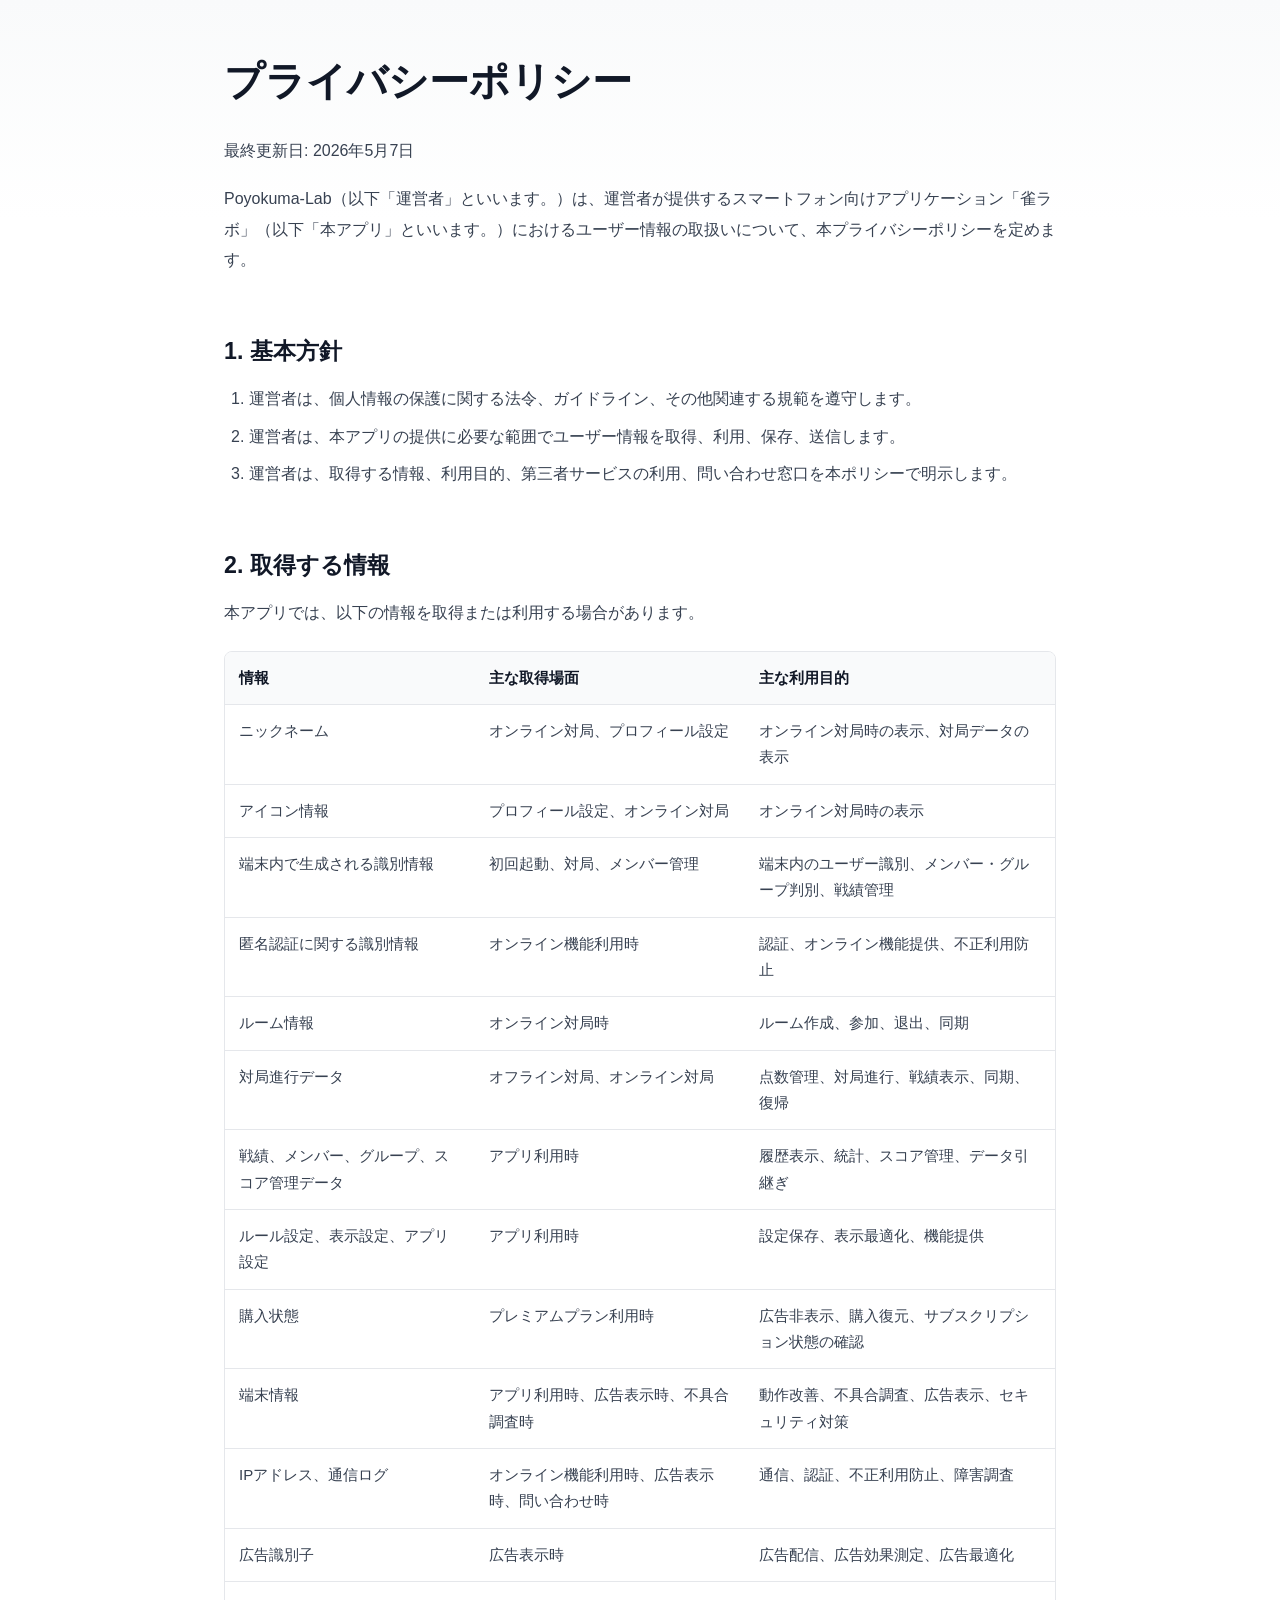
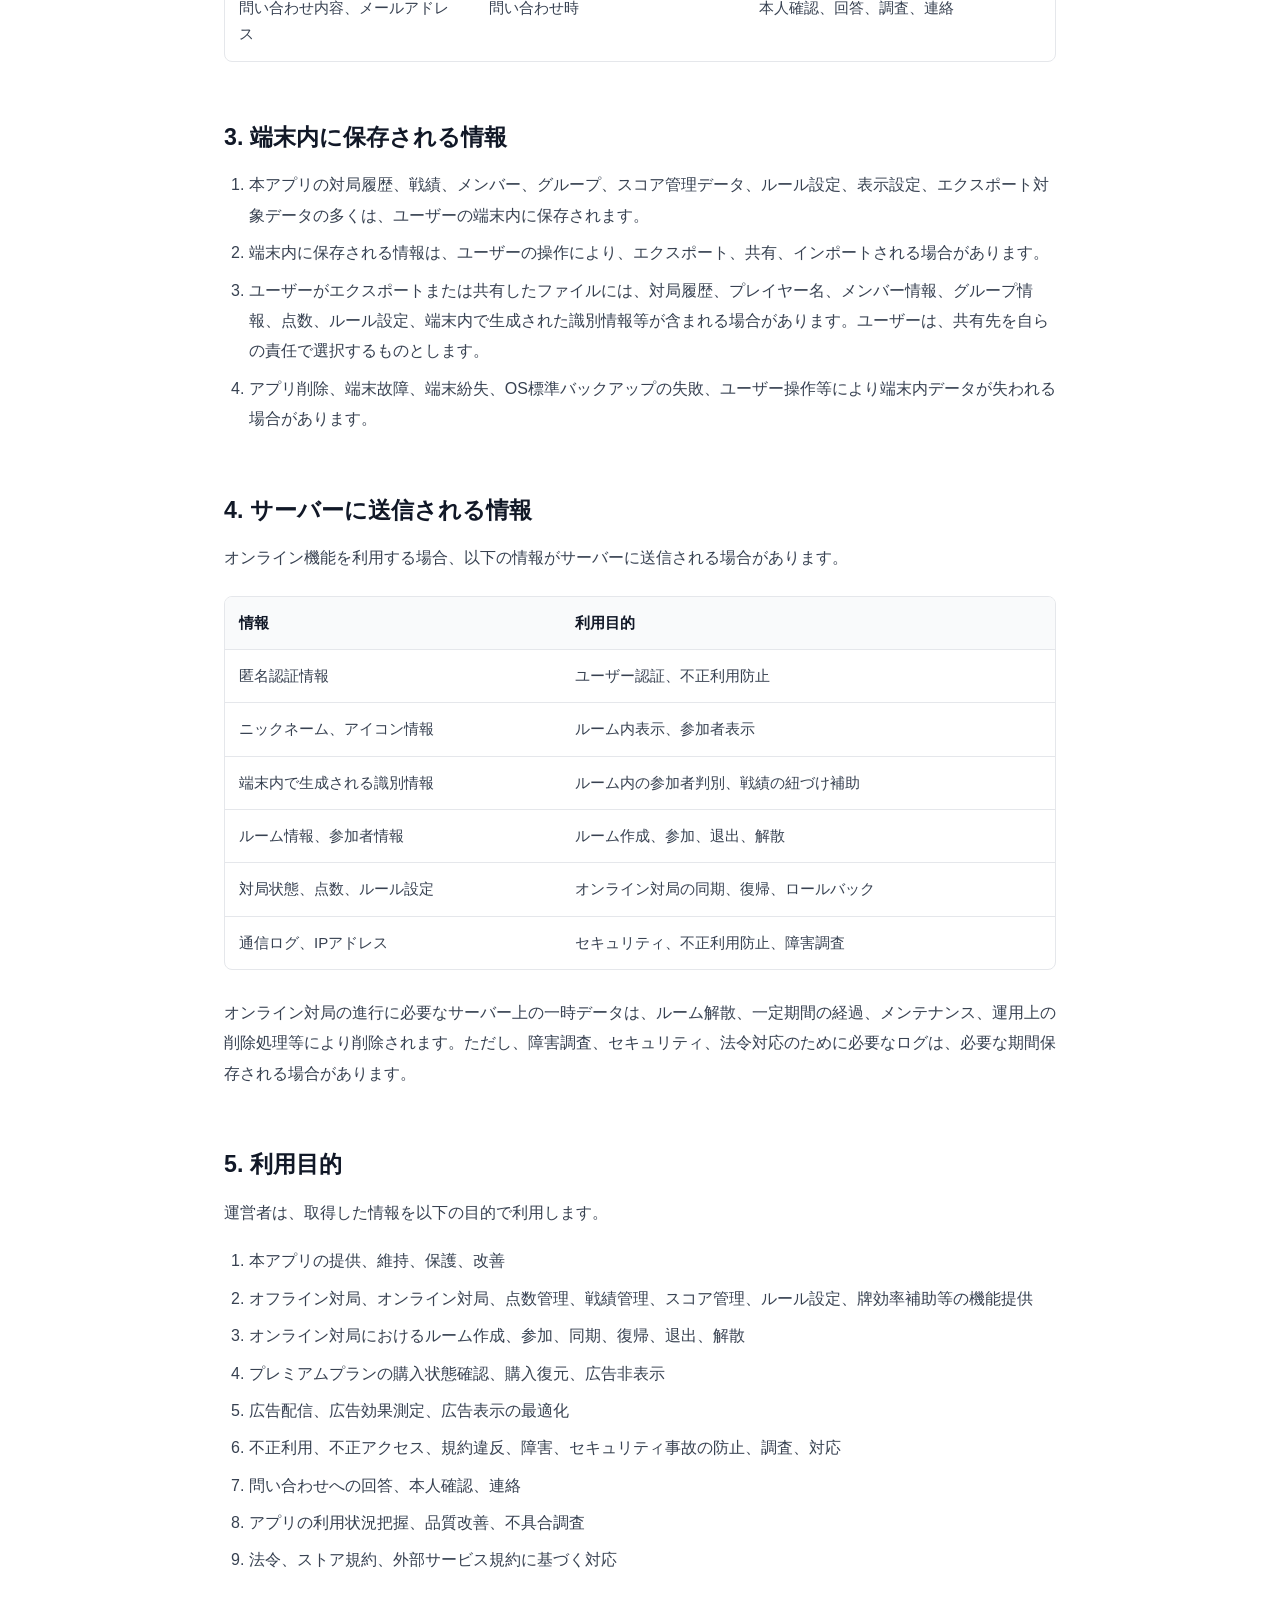
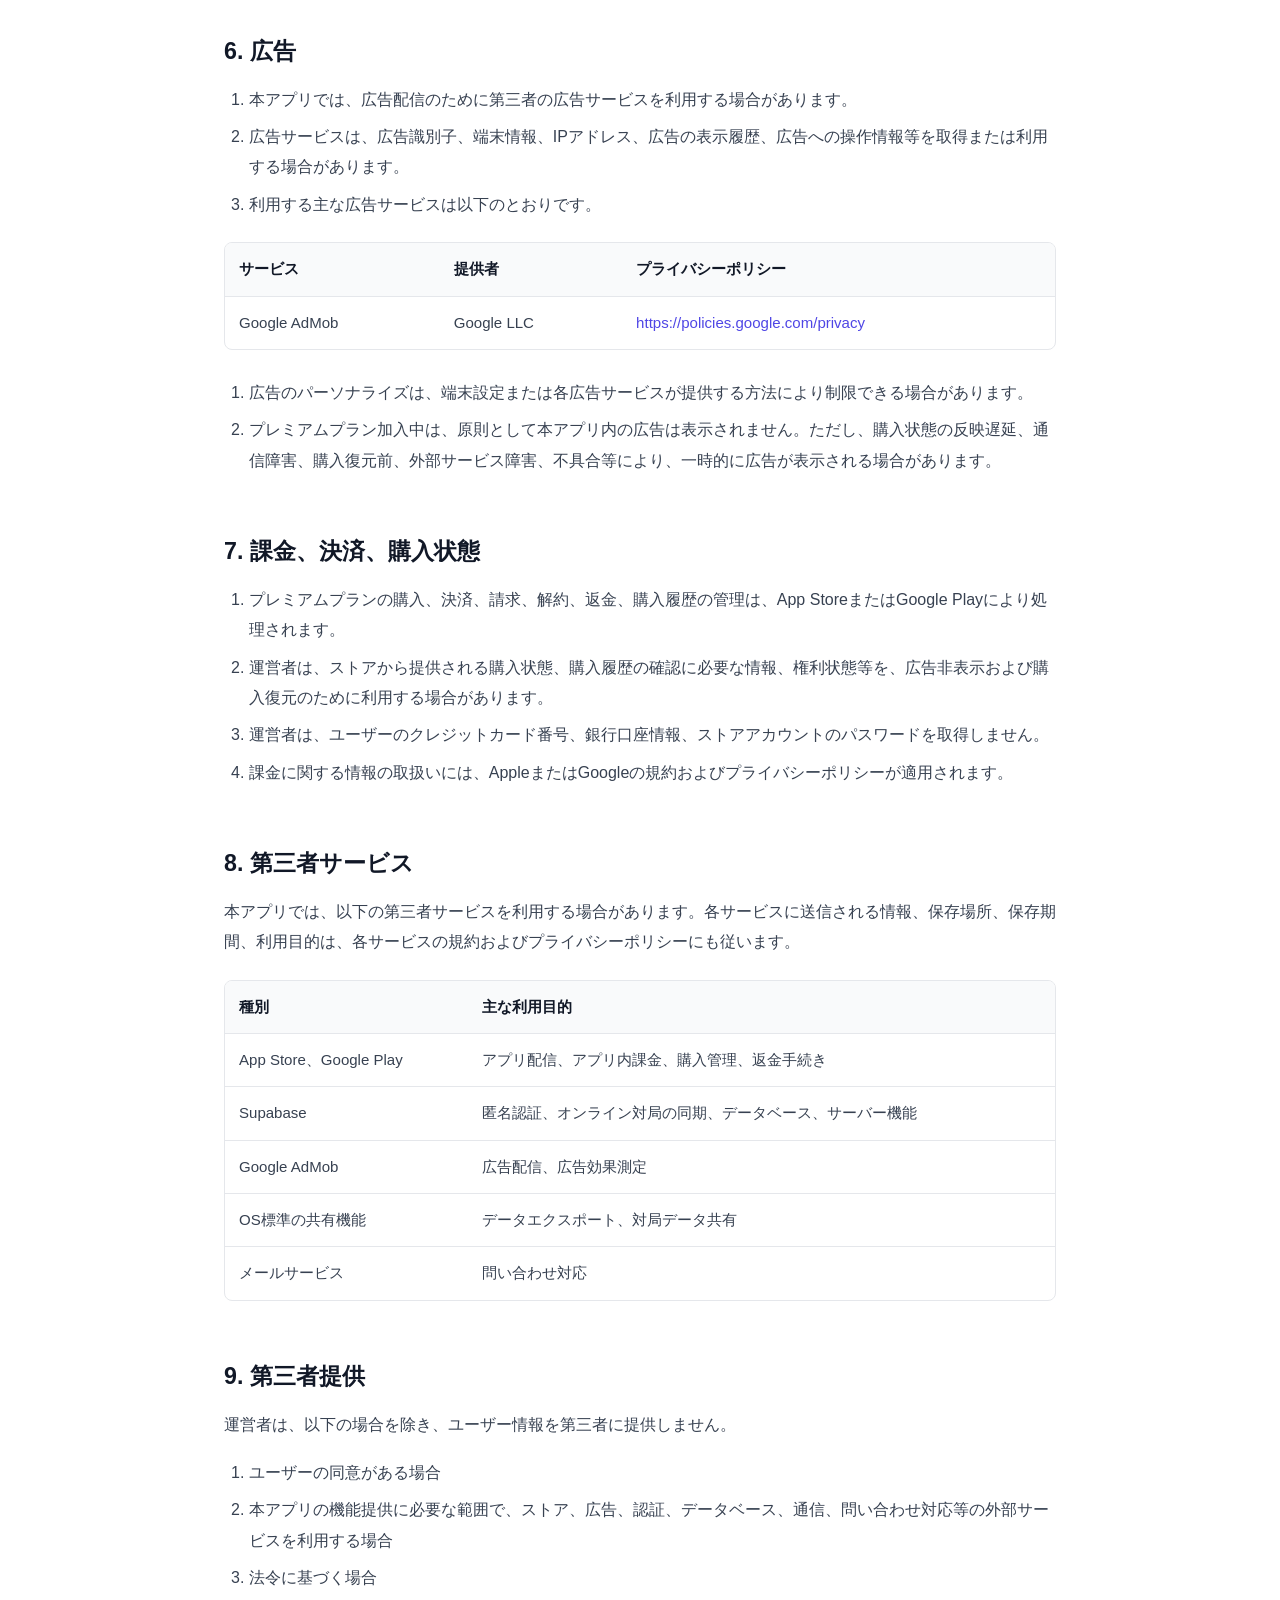
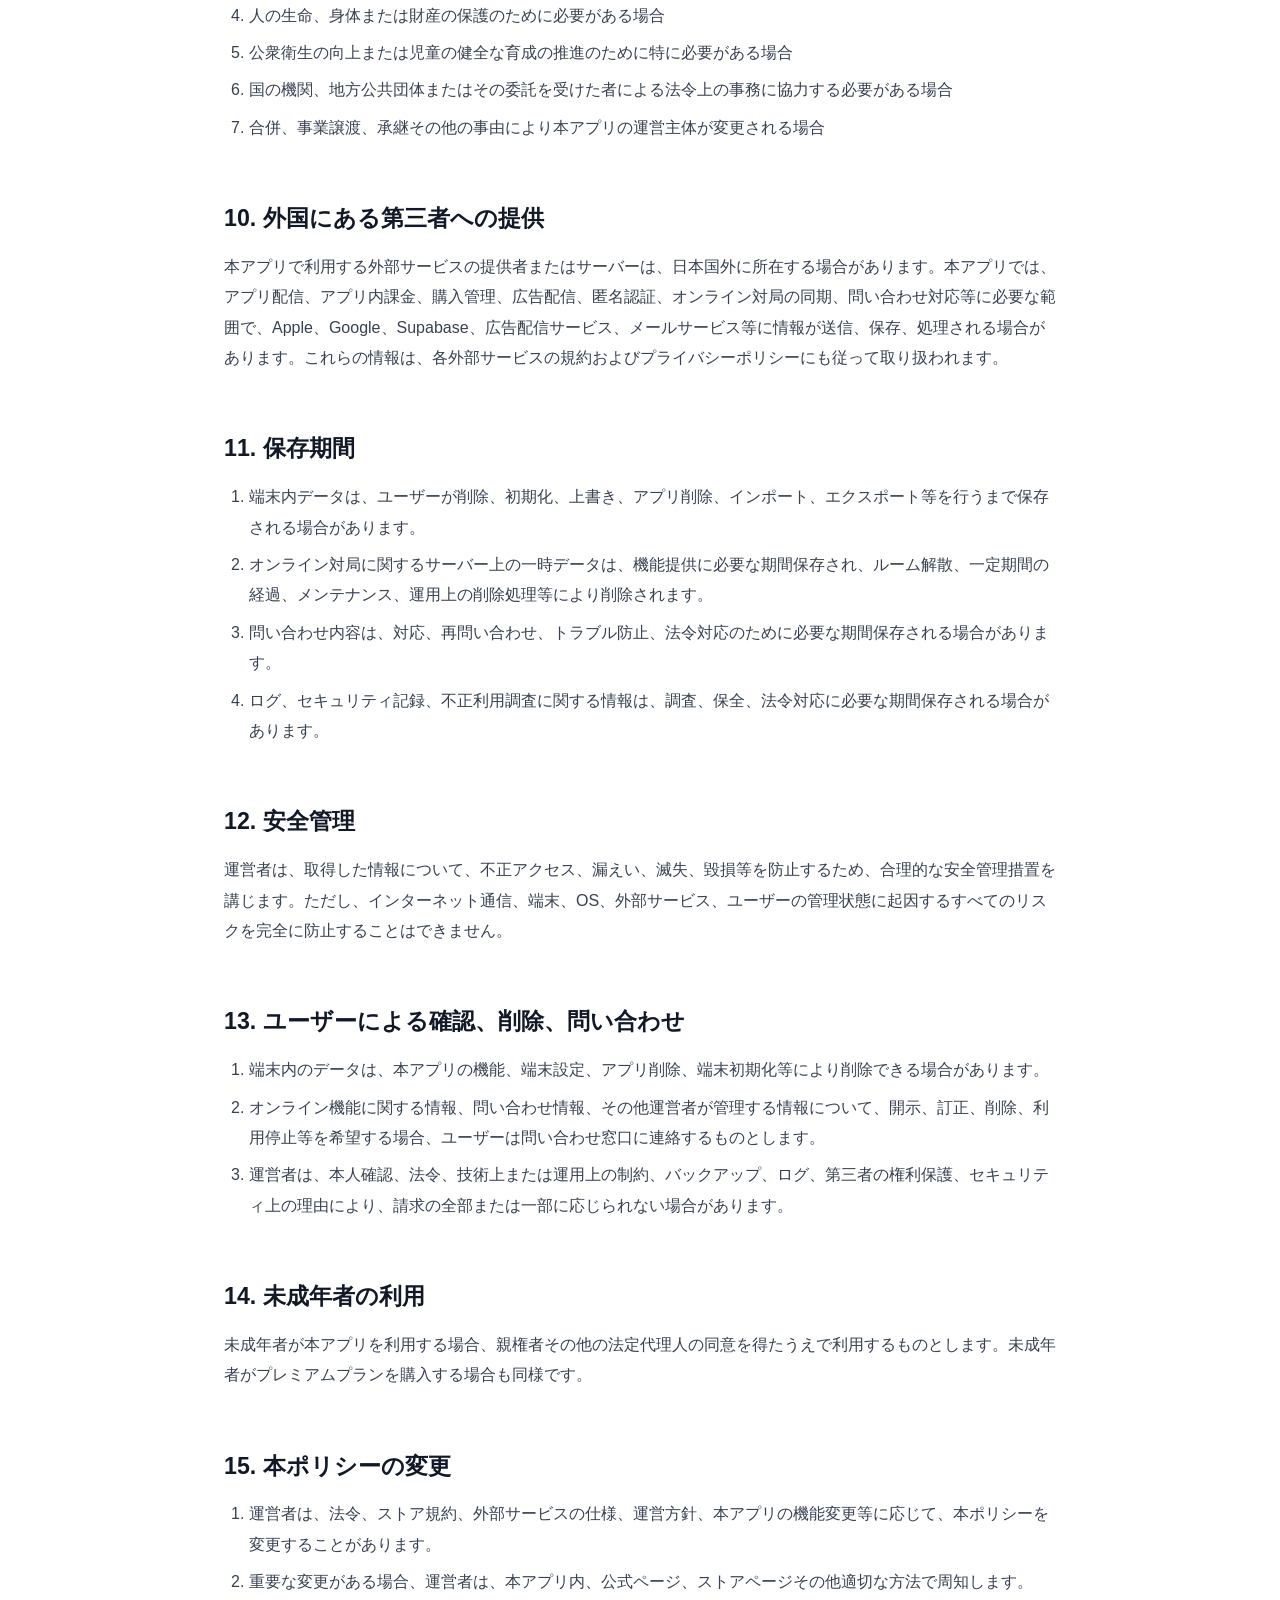
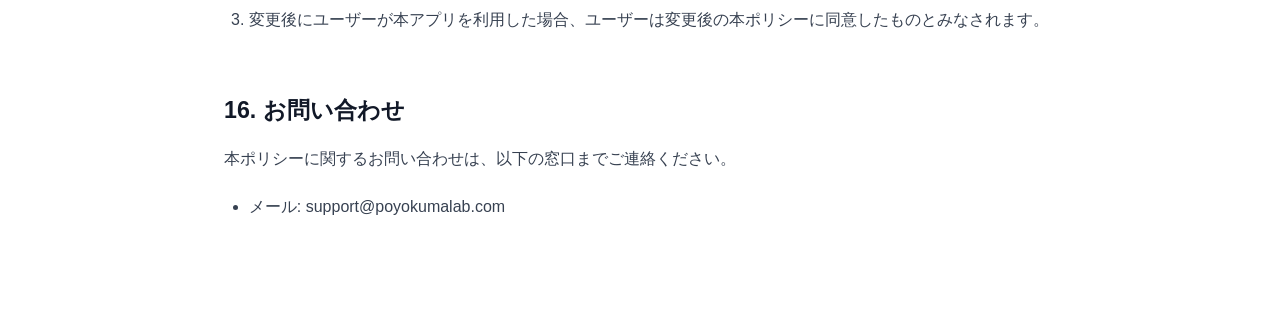
<file: janlab/privacy/index.html>
<!DOCTYPE html>
<html lang="ja">
<head>
  <meta charset="UTF-8">
  <meta name="viewport" content="width=device-width, initial-scale=1.0">
  <title>プライバシーポリシー | 雀ラボ | Poyokuma-Lab</title>
  <meta name="description" content="雀ラボのプライバシーポリシーです。">
  <link rel="canonical" href="https://poyokumalab.com/janlab/privacy/">
  <link rel="icon" href="../favicon.png" type="image/png">
  <style>
:root {
  --color-primary: #4f46e5;
  --color-primary-dark: #3730a3;
  --color-dark: #111827;
  --color-text: #374151;
  --color-muted: #6b7280;
  --color-bg: #ffffff;
  --color-bg-soft: #f9fafb;
  --color-border: #e5e7eb;
  --font-sans: -apple-system, BlinkMacSystemFont, "Hiragino Sans", "Yu Gothic", "YuGothic", "Noto Sans JP", "Meiryo", sans-serif;
}

*,
*::before,
*::after {
  box-sizing: border-box;
}

html {
  scroll-behavior: smooth;
}

body {
  margin: 0;
  color: var(--color-text);
  background: var(--color-bg);
  font-family: var(--font-sans);
  line-height: 1.9;
  -webkit-font-smoothing: antialiased;
}

a {
  color: var(--color-primary);
  text-decoration: none;
}

a:hover {
  text-decoration: underline;
}


.legal-page {
  background:
    linear-gradient(180deg, var(--color-bg-soft) 0, #fff 220px);
  padding: 54px 0 80px;
}

.legal-document {
  max-width: 880px;
  margin: 0 auto;
  padding: 0 24px;
}


.legal-document h1 {
  margin: 0 0 28px;
  color: var(--color-dark);
  font-size: clamp(1.8rem, 5vw, 2.5rem);
  line-height: 1.35;
  letter-spacing: 0;
}

.legal-document h2 {
  margin: 52px 0 16px;
  padding-top: 6px;
  color: var(--color-dark);
  font-size: clamp(1.2rem, 3vw, 1.45rem);
  line-height: 1.5;
  letter-spacing: 0;
}

.legal-document h3 {
  margin: 34px 0 12px;
  color: var(--color-dark);
  font-size: 1.08rem;
  line-height: 1.55;
  letter-spacing: 0;
}

.legal-document p {
  margin: 0 0 18px;
}

.legal-document ol,
.legal-document ul {
  margin: 0 0 20px;
  padding-left: 1.55em;
}

.legal-document li {
  margin: 7px 0;
}

.legal-document li > ul,
.legal-document li > ol {
  margin-top: 8px;
  margin-bottom: 8px;
}

.table-wrap {
  width: 100%;
  margin: 22px 0 28px;
  overflow-x: auto;
  border: 1px solid var(--color-border);
  border-radius: 8px;
  background: #fff;
}

table {
  width: 100%;
  min-width: 640px;
  border-collapse: collapse;
}

th,
td {
  padding: 13px 14px;
  border-bottom: 1px solid var(--color-border);
  text-align: left;
  vertical-align: top;
  font-size: 0.94rem;
  line-height: 1.75;
}

th {
  color: var(--color-dark);
  background: var(--color-bg-soft);
  font-weight: 700;
}

tr:last-child td {
  border-bottom: 0;
}


@media (max-width: 700px) {

  .legal-page {
    padding: 36px 0 60px;
  }

  .legal-document {
    padding: 0 16px;
  }

  .legal-document h2 {
    margin-top: 42px;
  }

  th,
  td {
    padding: 12px;
    font-size: 0.88rem;
  }
}

  </style>
</head>
<body>
  <main class="legal-page">
    <article class="legal-document">
      <h1>プライバシーポリシー</h1>
<p>最終更新日: 2026年5月7日</p>
<p>Poyokuma-Lab（以下「運営者」といいます。）は、運営者が提供するスマートフォン向けアプリケーション「雀ラボ」（以下「本アプリ」といいます。）におけるユーザー情報の取扱いについて、本プライバシーポリシーを定めます。</p>
<h2>1. 基本方針</h2>
<ol>
<li>運営者は、個人情報の保護に関する法令、ガイドライン、その他関連する規範を遵守します。
</li>
<li>運営者は、本アプリの提供に必要な範囲でユーザー情報を取得、利用、保存、送信します。
</li>
<li>運営者は、取得する情報、利用目的、第三者サービスの利用、問い合わせ窓口を本ポリシーで明示します。
</li>
</ol>
<h2>2. 取得する情報</h2>
<p>本アプリでは、以下の情報を取得または利用する場合があります。</p>
<div class="table-wrap"><table><thead><tr><th>情報</th><th>主な取得場面</th><th>主な利用目的</th></tr></thead><tbody><tr><td>ニックネーム</td><td>オンライン対局、プロフィール設定</td><td>オンライン対局時の表示、対局データの表示</td></tr><tr><td>アイコン情報</td><td>プロフィール設定、オンライン対局</td><td>オンライン対局時の表示</td></tr><tr><td>端末内で生成される識別情報</td><td>初回起動、対局、メンバー管理</td><td>端末内のユーザー識別、メンバー・グループ判別、戦績管理</td></tr><tr><td>匿名認証に関する識別情報</td><td>オンライン機能利用時</td><td>認証、オンライン機能提供、不正利用防止</td></tr><tr><td>ルーム情報</td><td>オンライン対局時</td><td>ルーム作成、参加、退出、同期</td></tr><tr><td>対局進行データ</td><td>オフライン対局、オンライン対局</td><td>点数管理、対局進行、戦績表示、同期、復帰</td></tr><tr><td>戦績、メンバー、グループ、スコア管理データ</td><td>アプリ利用時</td><td>履歴表示、統計、スコア管理、データ引継ぎ</td></tr><tr><td>ルール設定、表示設定、アプリ設定</td><td>アプリ利用時</td><td>設定保存、表示最適化、機能提供</td></tr><tr><td>購入状態</td><td>プレミアムプラン利用時</td><td>広告非表示、購入復元、サブスクリプション状態の確認</td></tr><tr><td>端末情報</td><td>アプリ利用時、広告表示時、不具合調査時</td><td>動作改善、不具合調査、広告表示、セキュリティ対策</td></tr><tr><td>IPアドレス、通信ログ</td><td>オンライン機能利用時、広告表示時、問い合わせ時</td><td>通信、認証、不正利用防止、障害調査</td></tr><tr><td>広告識別子</td><td>広告表示時</td><td>広告配信、広告効果測定、広告最適化</td></tr><tr><td>問い合わせ内容、メールアドレス</td><td>問い合わせ時</td><td>本人確認、回答、調査、連絡</td></tr></tbody></table></div>
<h2>3. 端末内に保存される情報</h2>
<ol>
<li>本アプリの対局履歴、戦績、メンバー、グループ、スコア管理データ、ルール設定、表示設定、エクスポート対象データの多くは、ユーザーの端末内に保存されます。
</li>
<li>端末内に保存される情報は、ユーザーの操作により、エクスポート、共有、インポートされる場合があります。
</li>
<li>ユーザーがエクスポートまたは共有したファイルには、対局履歴、プレイヤー名、メンバー情報、グループ情報、点数、ルール設定、端末内で生成された識別情報等が含まれる場合があります。ユーザーは、共有先を自らの責任で選択するものとします。
</li>
<li>アプリ削除、端末故障、端末紛失、OS標準バックアップの失敗、ユーザー操作等により端末内データが失われる場合があります。
</li>
</ol>
<h2>4. サーバーに送信される情報</h2>
<p>オンライン機能を利用する場合、以下の情報がサーバーに送信される場合があります。</p>
<div class="table-wrap"><table><thead><tr><th>情報</th><th>利用目的</th></tr></thead><tbody><tr><td>匿名認証情報</td><td>ユーザー認証、不正利用防止</td></tr><tr><td>ニックネーム、アイコン情報</td><td>ルーム内表示、参加者表示</td></tr><tr><td>端末内で生成される識別情報</td><td>ルーム内の参加者判別、戦績の紐づけ補助</td></tr><tr><td>ルーム情報、参加者情報</td><td>ルーム作成、参加、退出、解散</td></tr><tr><td>対局状態、点数、ルール設定</td><td>オンライン対局の同期、復帰、ロールバック</td></tr><tr><td>通信ログ、IPアドレス</td><td>セキュリティ、不正利用防止、障害調査</td></tr></tbody></table></div>
<p>オンライン対局の進行に必要なサーバー上の一時データは、ルーム解散、一定期間の経過、メンテナンス、運用上の削除処理等により削除されます。ただし、障害調査、セキュリティ、法令対応のために必要なログは、必要な期間保存される場合があります。</p>
<h2>5. 利用目的</h2>
<p>運営者は、取得した情報を以下の目的で利用します。</p>
<ol>
<li>本アプリの提供、維持、保護、改善
</li>
<li>オフライン対局、オンライン対局、点数管理、戦績管理、スコア管理、ルール設定、牌効率補助等の機能提供
</li>
<li>オンライン対局におけるルーム作成、参加、同期、復帰、退出、解散
</li>
<li>プレミアムプランの購入状態確認、購入復元、広告非表示
</li>
<li>広告配信、広告効果測定、広告表示の最適化
</li>
<li>不正利用、不正アクセス、規約違反、障害、セキュリティ事故の防止、調査、対応
</li>
<li>問い合わせへの回答、本人確認、連絡
</li>
<li>アプリの利用状況把握、品質改善、不具合調査
</li>
<li>法令、ストア規約、外部サービス規約に基づく対応
</li>
</ol>
<h2>6. 広告</h2>
<ol>
<li>本アプリでは、広告配信のために第三者の広告サービスを利用する場合があります。
</li>
<li>広告サービスは、広告識別子、端末情報、IPアドレス、広告の表示履歴、広告への操作情報等を取得または利用する場合があります。
</li>
<li>利用する主な広告サービスは以下のとおりです。
</li>
</ol>
<div class="table-wrap"><table><thead><tr><th>サービス</th><th>提供者</th><th>プライバシーポリシー</th></tr></thead><tbody><tr><td>Google AdMob</td><td>Google LLC</td><td><a href="https://policies.google.com/privacy">https://policies.google.com/privacy</a></td></tr></tbody></table></div>
<ol>
<li>広告のパーソナライズは、端末設定または各広告サービスが提供する方法により制限できる場合があります。
</li>
<li>プレミアムプラン加入中は、原則として本アプリ内の広告は表示されません。ただし、購入状態の反映遅延、通信障害、購入復元前、外部サービス障害、不具合等により、一時的に広告が表示される場合があります。
</li>
</ol>
<h2>7. 課金、決済、購入状態</h2>
<ol>
<li>プレミアムプランの購入、決済、請求、解約、返金、購入履歴の管理は、App StoreまたはGoogle Playにより処理されます。
</li>
<li>運営者は、ストアから提供される購入状態、購入履歴の確認に必要な情報、権利状態等を、広告非表示および購入復元のために利用する場合があります。
</li>
<li>運営者は、ユーザーのクレジットカード番号、銀行口座情報、ストアアカウントのパスワードを取得しません。
</li>
<li>課金に関する情報の取扱いには、AppleまたはGoogleの規約およびプライバシーポリシーが適用されます。
</li>
</ol>
<h2>8. 第三者サービス</h2>
<p>本アプリでは、以下の第三者サービスを利用する場合があります。各サービスに送信される情報、保存場所、保存期間、利用目的は、各サービスの規約およびプライバシーポリシーにも従います。</p>
<div class="table-wrap"><table><thead><tr><th>種別</th><th>主な利用目的</th></tr></thead><tbody><tr><td>App Store、Google Play</td><td>アプリ配信、アプリ内課金、購入管理、返金手続き</td></tr><tr><td>Supabase</td><td>匿名認証、オンライン対局の同期、データベース、サーバー機能</td></tr><tr><td>Google AdMob</td><td>広告配信、広告効果測定</td></tr><tr><td>OS標準の共有機能</td><td>データエクスポート、対局データ共有</td></tr><tr><td>メールサービス</td><td>問い合わせ対応</td></tr></tbody></table></div>
<h2>9. 第三者提供</h2>
<p>運営者は、以下の場合を除き、ユーザー情報を第三者に提供しません。</p>
<ol>
<li>ユーザーの同意がある場合
</li>
<li>本アプリの機能提供に必要な範囲で、ストア、広告、認証、データベース、通信、問い合わせ対応等の外部サービスを利用する場合
</li>
<li>法令に基づく場合
</li>
<li>人の生命、身体または財産の保護のために必要がある場合
</li>
<li>公衆衛生の向上または児童の健全な育成の推進のために特に必要がある場合
</li>
<li>国の機関、地方公共団体またはその委託を受けた者による法令上の事務に協力する必要がある場合
</li>
<li>合併、事業譲渡、承継その他の事由により本アプリの運営主体が変更される場合
</li>
</ol>
<h2>10. 外国にある第三者への提供</h2>
<p>本アプリで利用する外部サービスの提供者またはサーバーは、日本国外に所在する場合があります。本アプリでは、アプリ配信、アプリ内課金、購入管理、広告配信、匿名認証、オンライン対局の同期、問い合わせ対応等に必要な範囲で、Apple、Google、Supabase、広告配信サービス、メールサービス等に情報が送信、保存、処理される場合があります。これらの情報は、各外部サービスの規約およびプライバシーポリシーにも従って取り扱われます。</p>
<h2>11. 保存期間</h2>
<ol>
<li>端末内データは、ユーザーが削除、初期化、上書き、アプリ削除、インポート、エクスポート等を行うまで保存される場合があります。
</li>
<li>オンライン対局に関するサーバー上の一時データは、機能提供に必要な期間保存され、ルーム解散、一定期間の経過、メンテナンス、運用上の削除処理等により削除されます。
</li>
<li>問い合わせ内容は、対応、再問い合わせ、トラブル防止、法令対応のために必要な期間保存される場合があります。
</li>
<li>ログ、セキュリティ記録、不正利用調査に関する情報は、調査、保全、法令対応に必要な期間保存される場合があります。
</li>
</ol>
<h2>12. 安全管理</h2>
<p>運営者は、取得した情報について、不正アクセス、漏えい、滅失、毀損等を防止するため、合理的な安全管理措置を講じます。ただし、インターネット通信、端末、OS、外部サービス、ユーザーの管理状態に起因するすべてのリスクを完全に防止することはできません。</p>
<h2>13. ユーザーによる確認、削除、問い合わせ</h2>
<ol>
<li>端末内のデータは、本アプリの機能、端末設定、アプリ削除、端末初期化等により削除できる場合があります。
</li>
<li>オンライン機能に関する情報、問い合わせ情報、その他運営者が管理する情報について、開示、訂正、削除、利用停止等を希望する場合、ユーザーは問い合わせ窓口に連絡するものとします。
</li>
<li>運営者は、本人確認、法令、技術上または運用上の制約、バックアップ、ログ、第三者の権利保護、セキュリティ上の理由により、請求の全部または一部に応じられない場合があります。
</li>
</ol>
<h2>14. 未成年者の利用</h2>
<p>未成年者が本アプリを利用する場合、親権者その他の法定代理人の同意を得たうえで利用するものとします。未成年者がプレミアムプランを購入する場合も同様です。</p>
<h2>15. 本ポリシーの変更</h2>
<ol>
<li>運営者は、法令、ストア規約、外部サービスの仕様、運営方針、本アプリの機能変更等に応じて、本ポリシーを変更することがあります。
</li>
<li>重要な変更がある場合、運営者は、本アプリ内、公式ページ、ストアページその他適切な方法で周知します。
</li>
<li>変更後にユーザーが本アプリを利用した場合、ユーザーは変更後の本ポリシーに同意したものとみなされます。
</li>
</ol>
<h2>16. お問い合わせ</h2>
<p>本ポリシーに関するお問い合わせは、以下の窓口までご連絡ください。</p>
<ul>
<li>メール: support@poyokumalab.com
</li>
</ul>
    </article>
  </main>
</body>
</html>
</file>
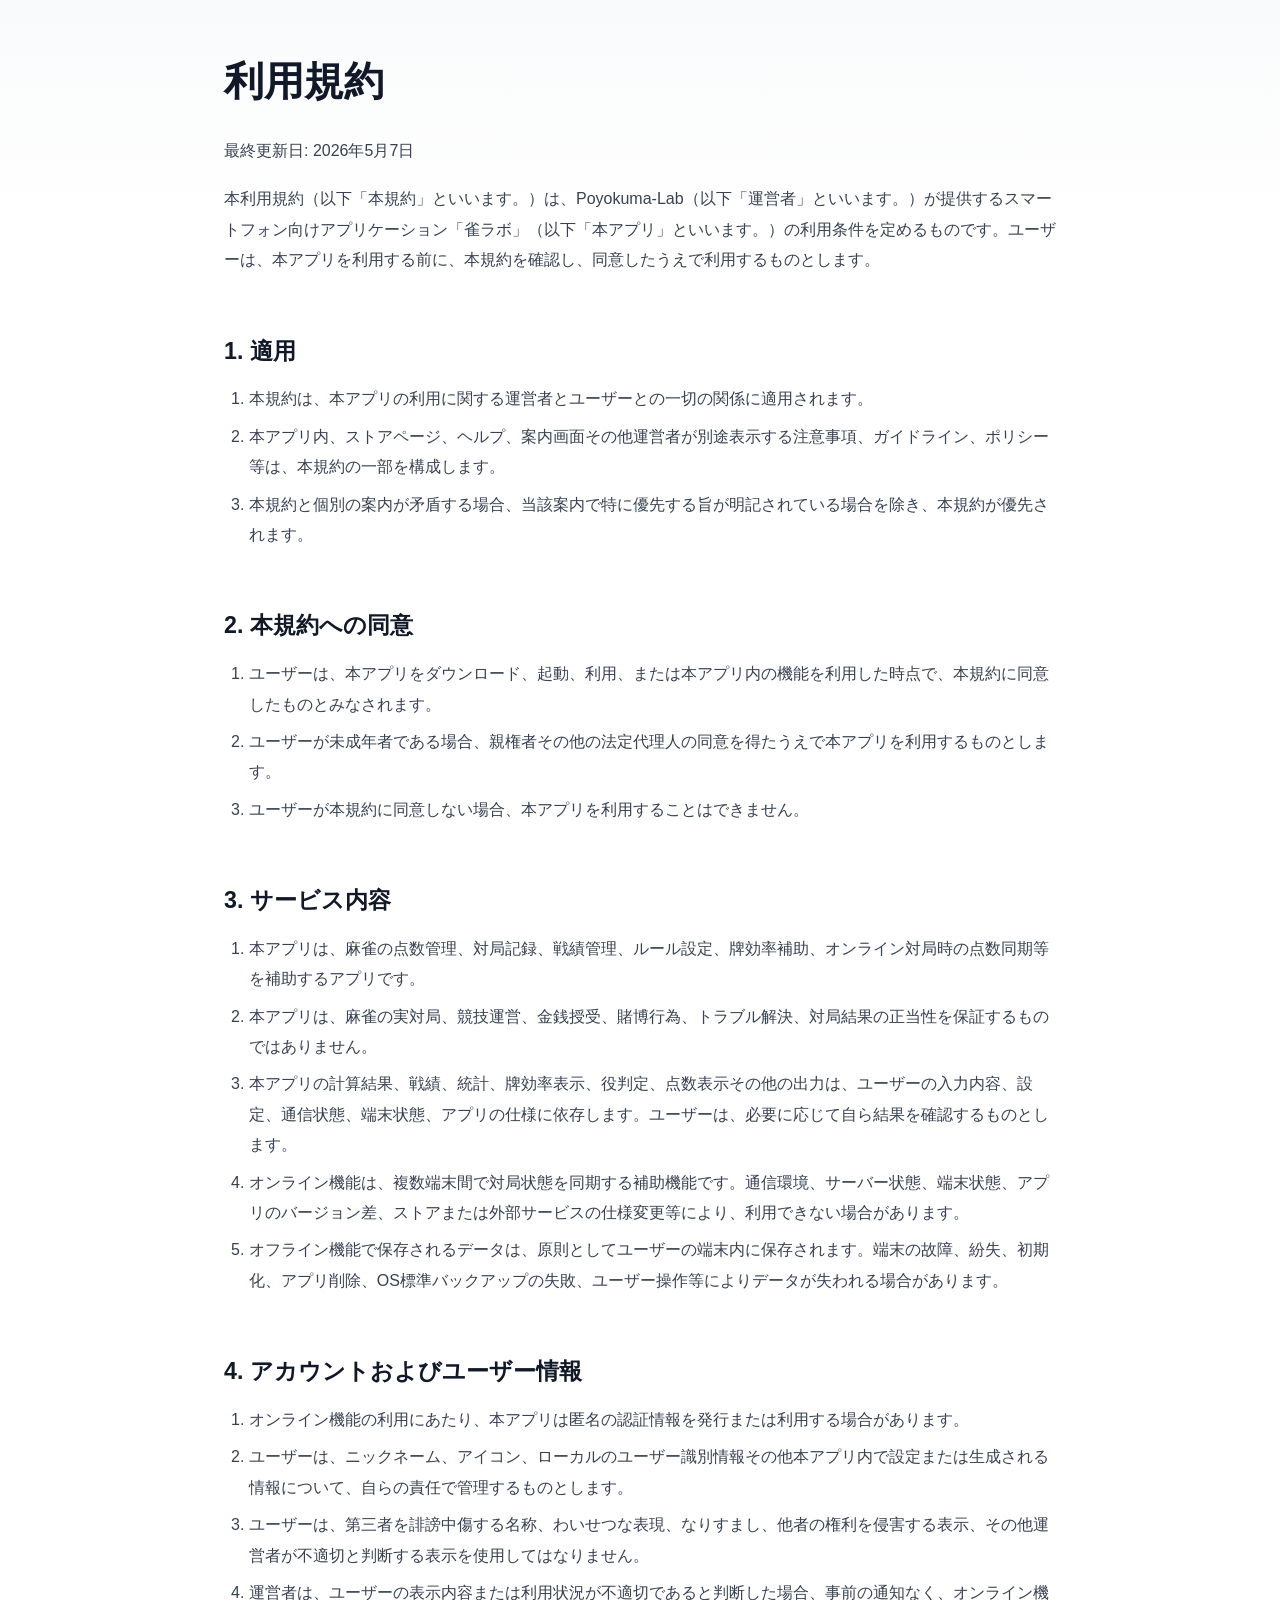
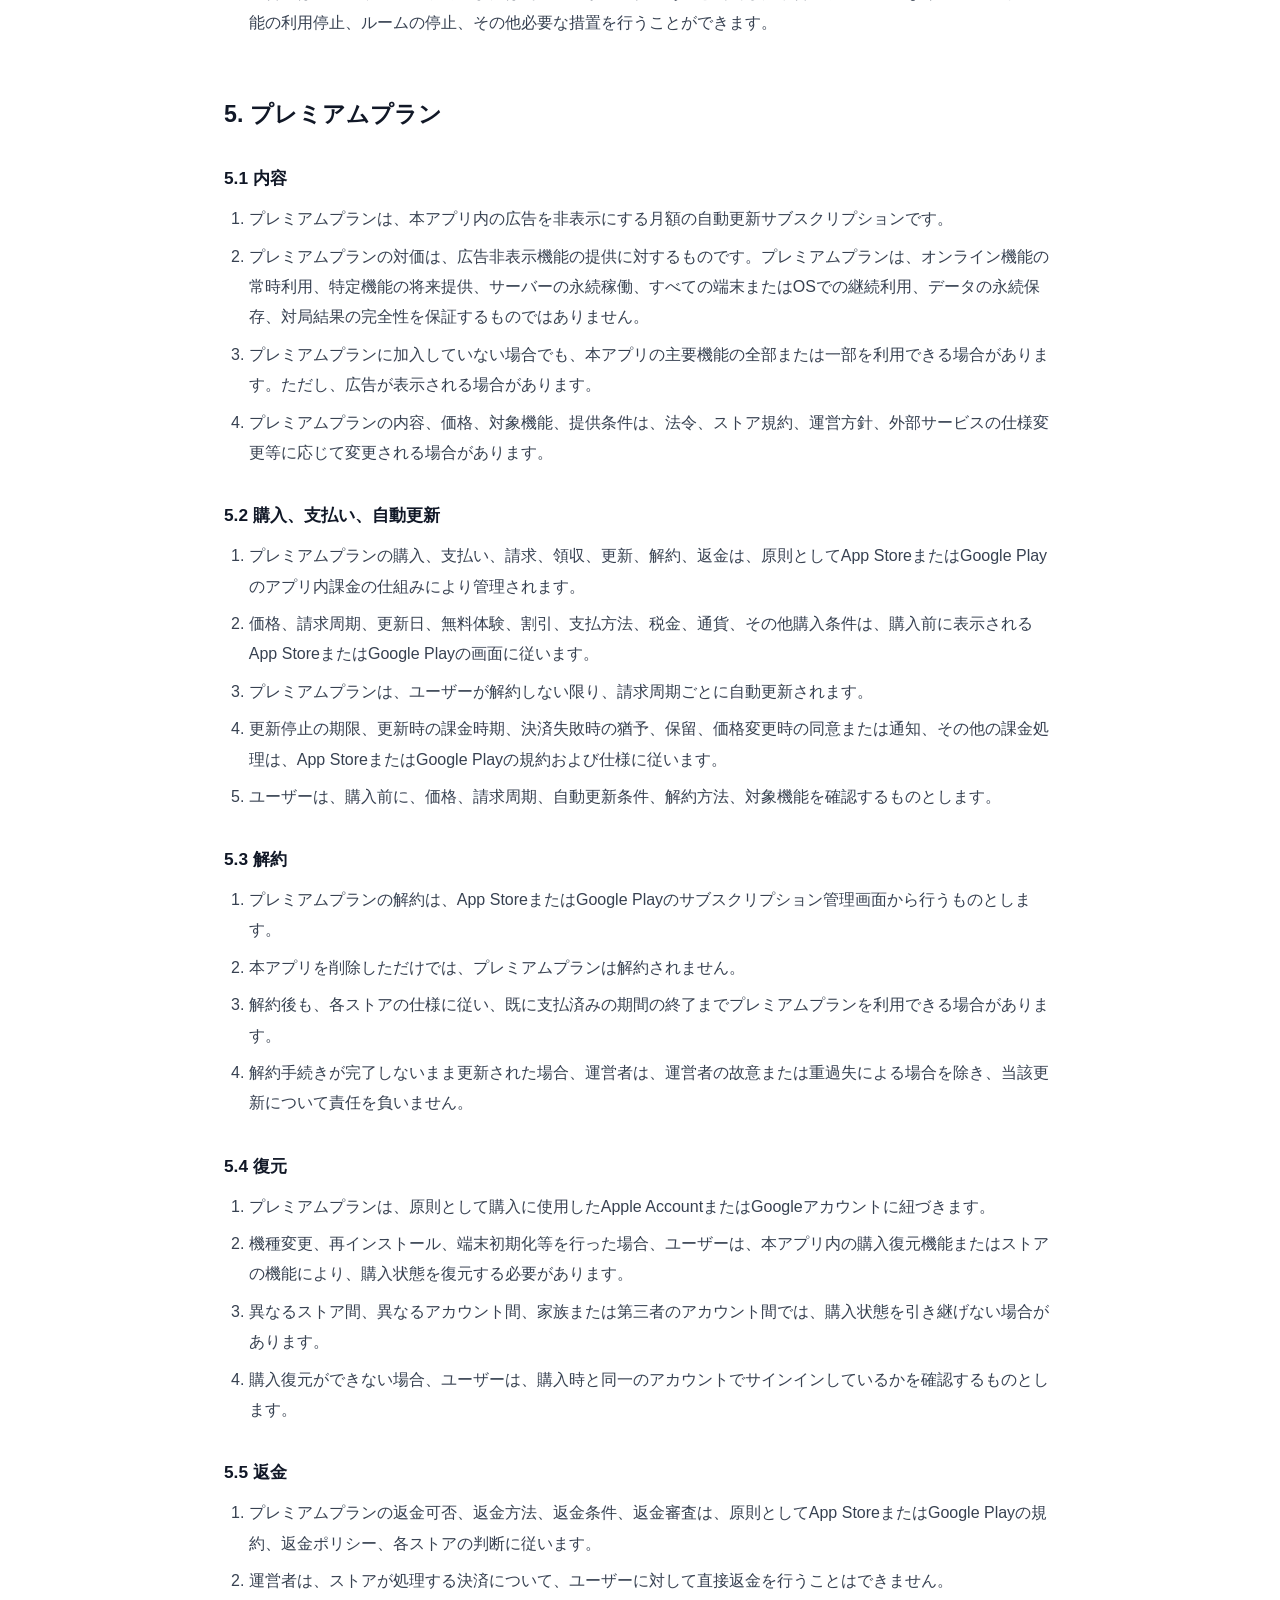
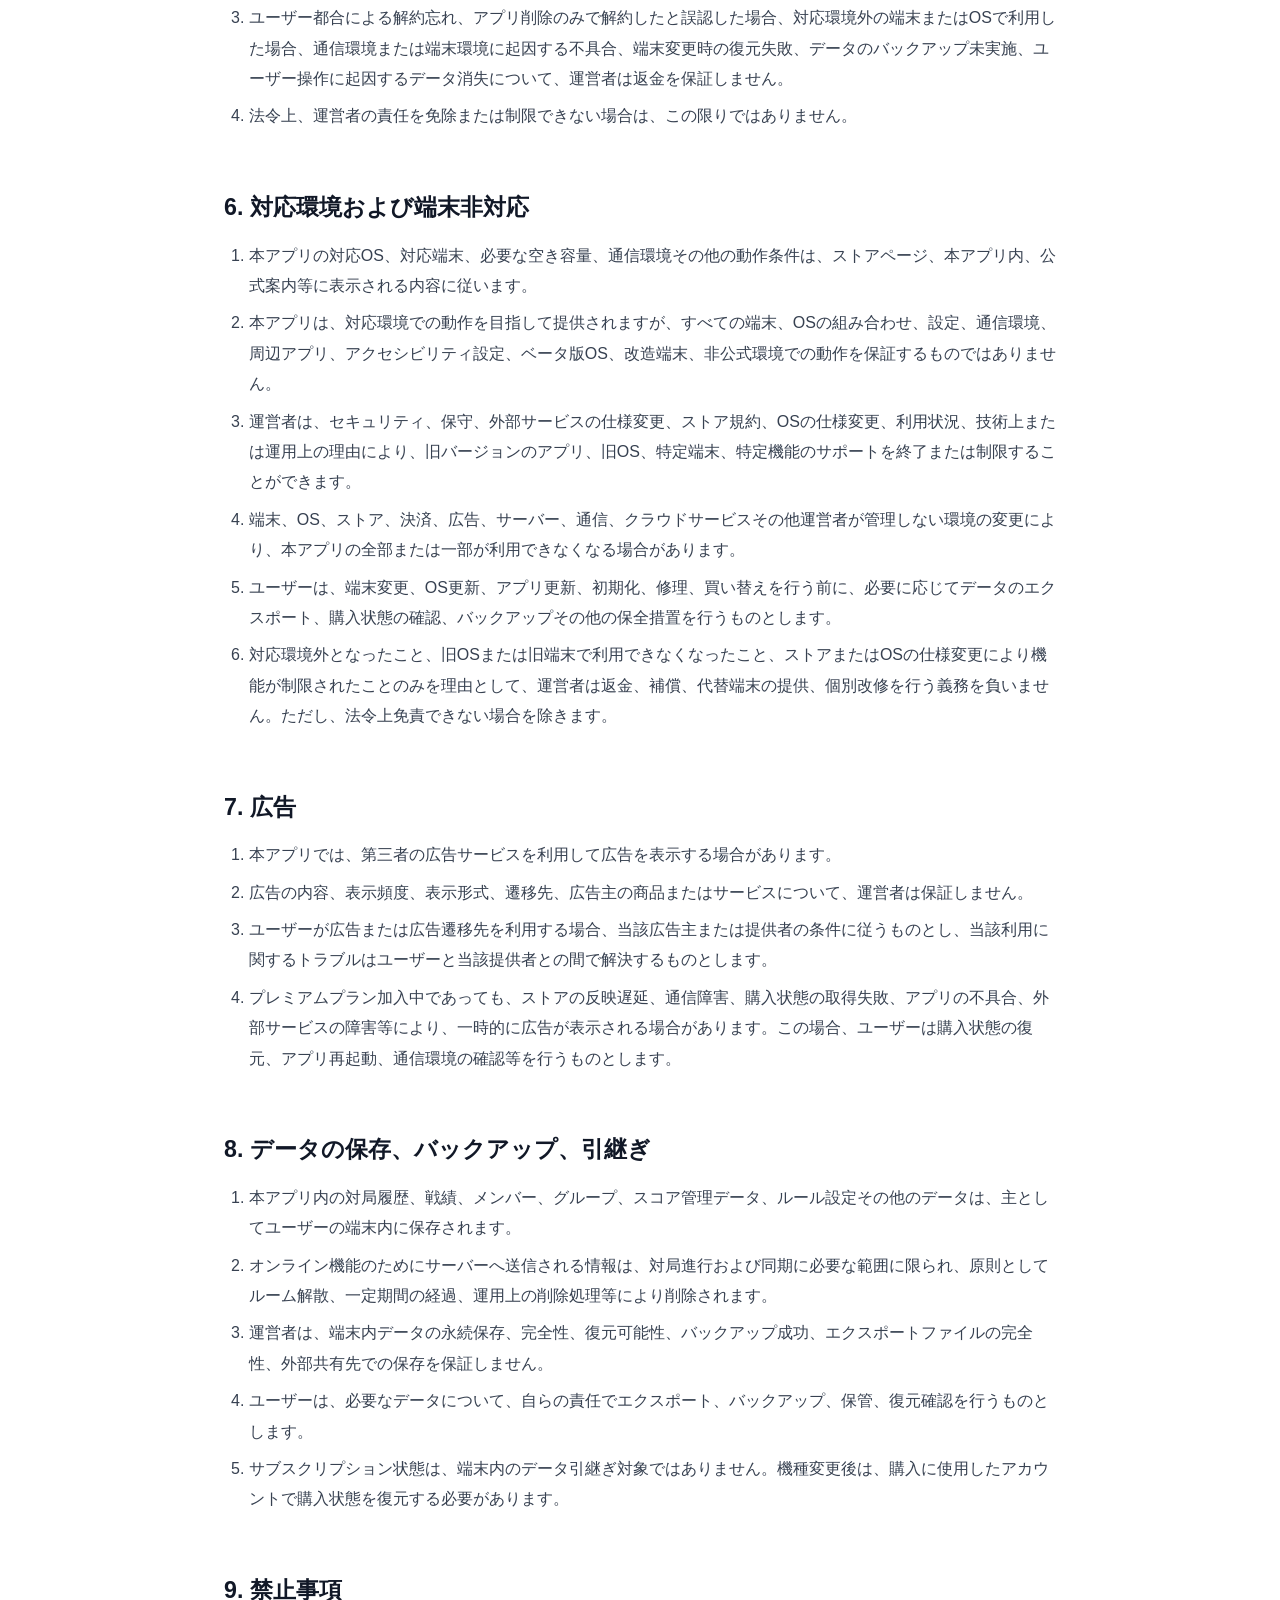
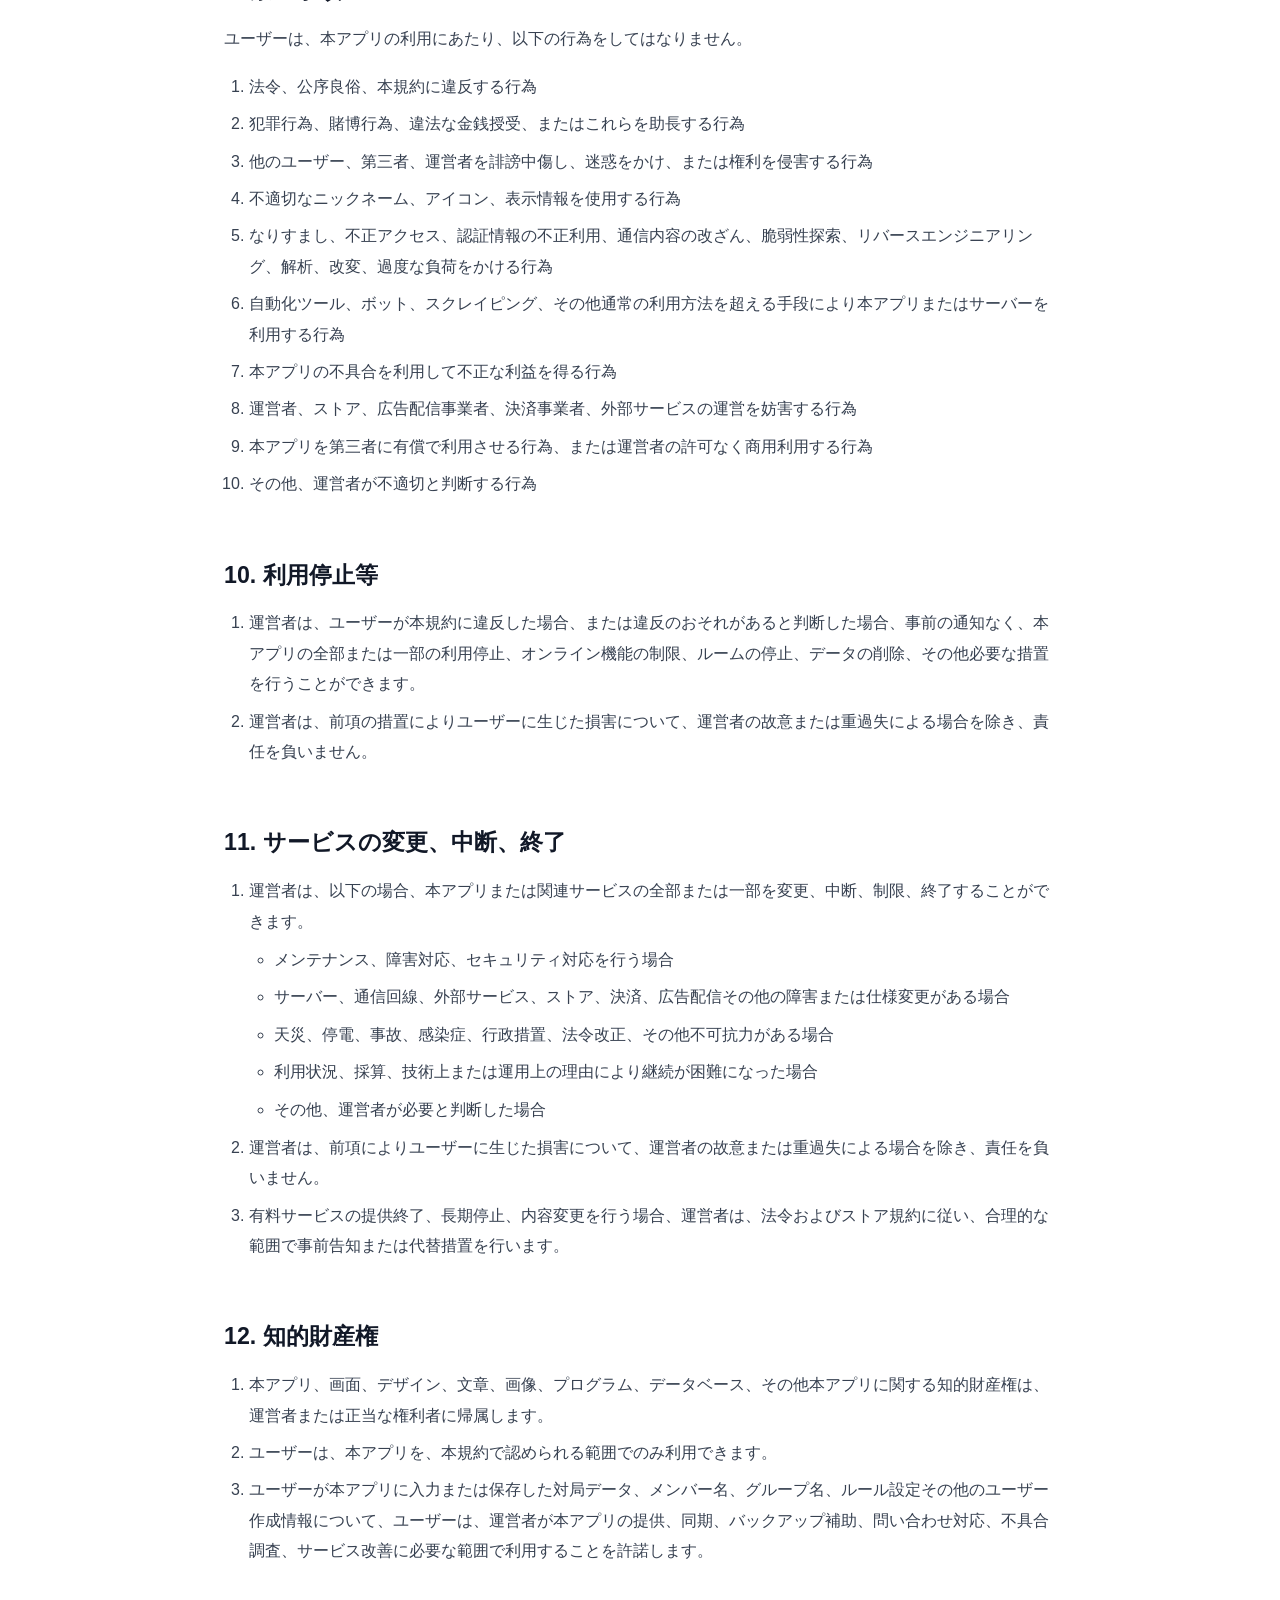
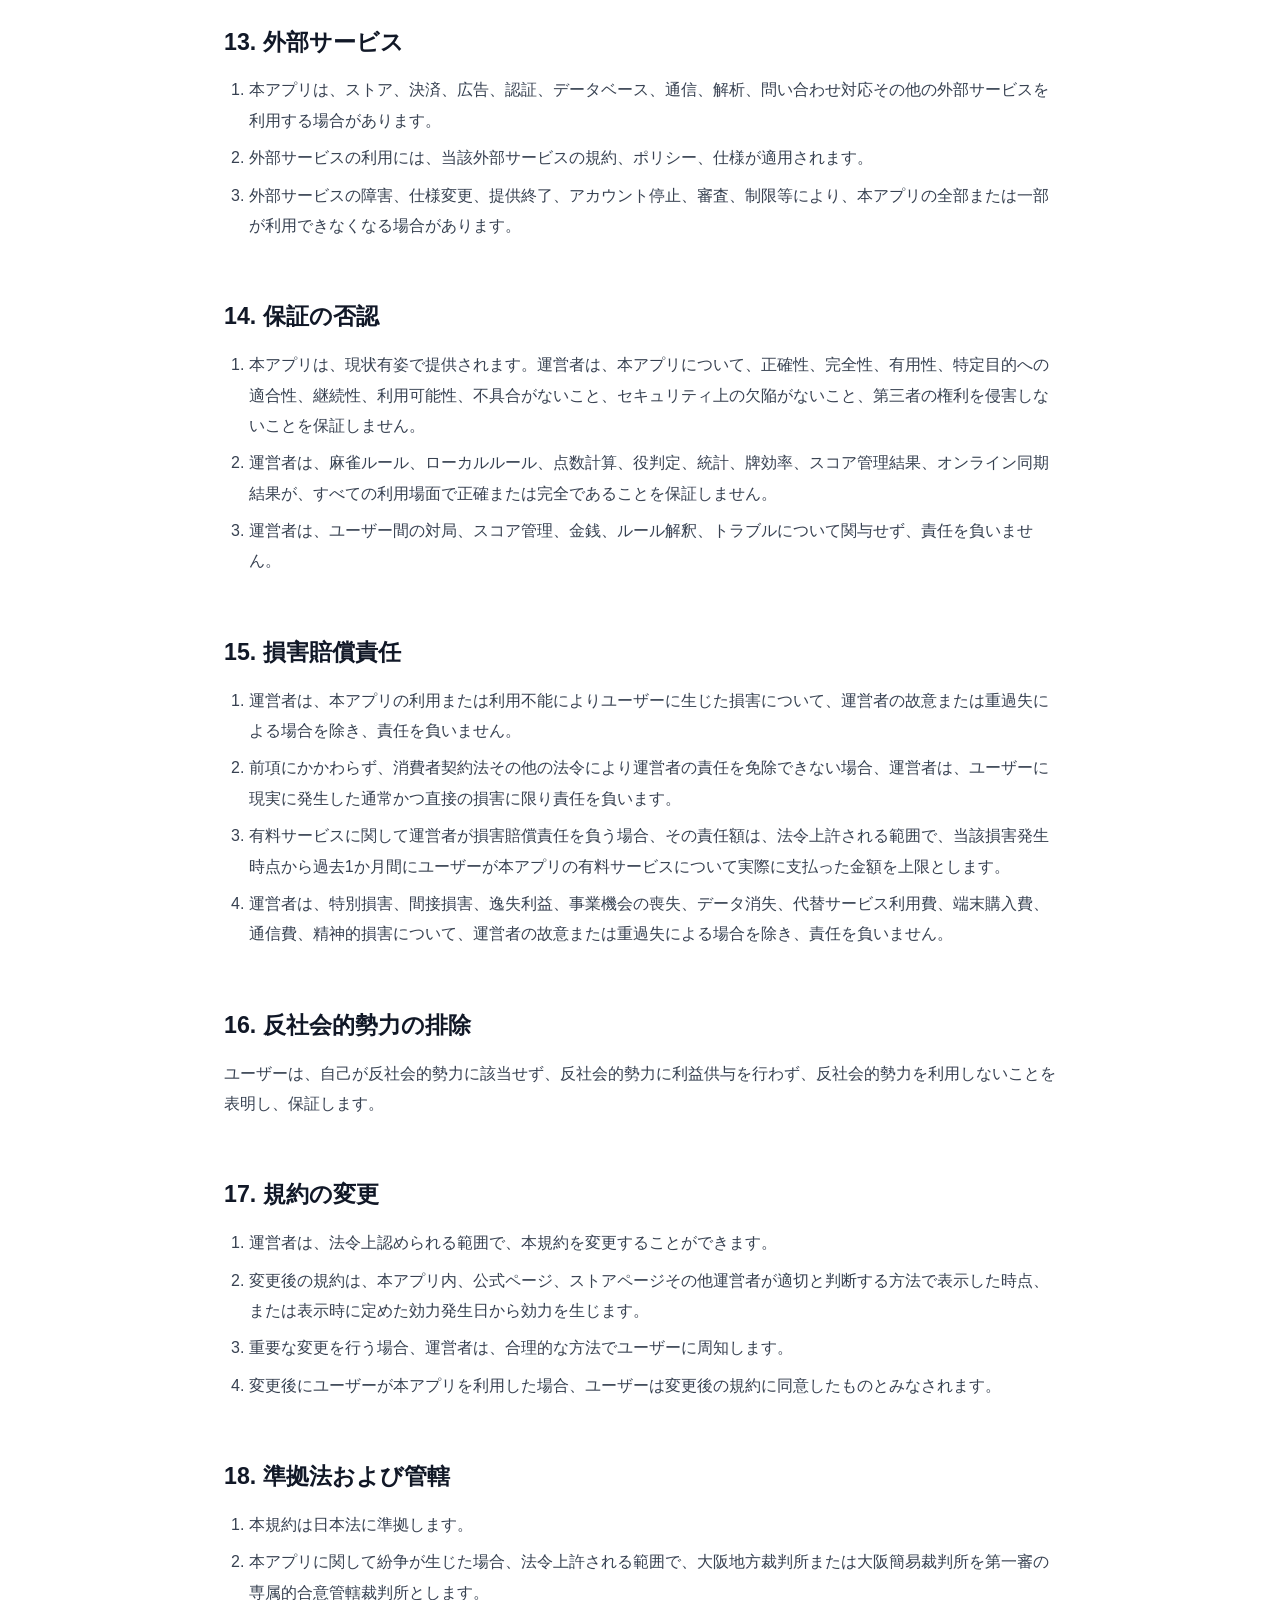
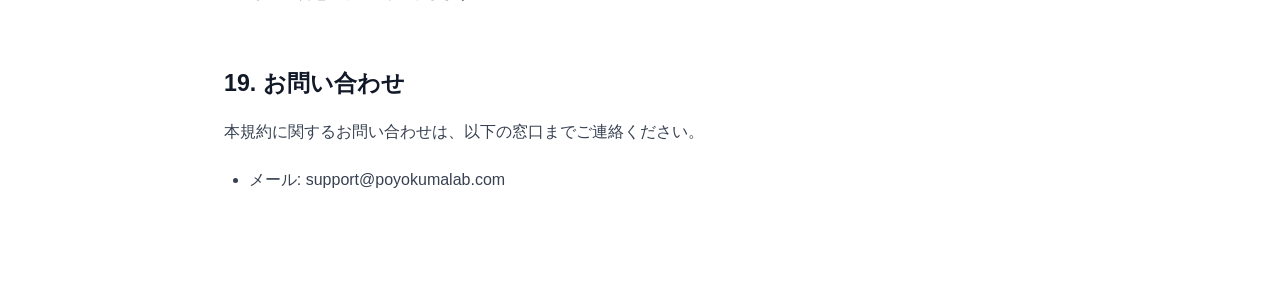
<file: janlab/terms/index.html>
<!DOCTYPE html>
<html lang="ja">
<head>
  <meta charset="UTF-8">
  <meta name="viewport" content="width=device-width, initial-scale=1.0">
  <title>利用規約 | 雀ラボ | Poyokuma-Lab</title>
  <meta name="description" content="雀ラボの利用規約です。">
  <link rel="canonical" href="https://poyokumalab.com/janlab/terms/">
  <link rel="icon" href="../favicon.png" type="image/png">
  <style>
:root {
  --color-primary: #4f46e5;
  --color-primary-dark: #3730a3;
  --color-dark: #111827;
  --color-text: #374151;
  --color-muted: #6b7280;
  --color-bg: #ffffff;
  --color-bg-soft: #f9fafb;
  --color-border: #e5e7eb;
  --font-sans: -apple-system, BlinkMacSystemFont, "Hiragino Sans", "Yu Gothic", "YuGothic", "Noto Sans JP", "Meiryo", sans-serif;
}

*,
*::before,
*::after {
  box-sizing: border-box;
}

html {
  scroll-behavior: smooth;
}

body {
  margin: 0;
  color: var(--color-text);
  background: var(--color-bg);
  font-family: var(--font-sans);
  line-height: 1.9;
  -webkit-font-smoothing: antialiased;
}

a {
  color: var(--color-primary);
  text-decoration: none;
}

a:hover {
  text-decoration: underline;
}


.legal-page {
  background:
    linear-gradient(180deg, var(--color-bg-soft) 0, #fff 220px);
  padding: 54px 0 80px;
}

.legal-document {
  max-width: 880px;
  margin: 0 auto;
  padding: 0 24px;
}


.legal-document h1 {
  margin: 0 0 28px;
  color: var(--color-dark);
  font-size: clamp(1.8rem, 5vw, 2.5rem);
  line-height: 1.35;
  letter-spacing: 0;
}

.legal-document h2 {
  margin: 52px 0 16px;
  padding-top: 6px;
  color: var(--color-dark);
  font-size: clamp(1.2rem, 3vw, 1.45rem);
  line-height: 1.5;
  letter-spacing: 0;
}

.legal-document h3 {
  margin: 34px 0 12px;
  color: var(--color-dark);
  font-size: 1.08rem;
  line-height: 1.55;
  letter-spacing: 0;
}

.legal-document p {
  margin: 0 0 18px;
}

.legal-document ol,
.legal-document ul {
  margin: 0 0 20px;
  padding-left: 1.55em;
}

.legal-document li {
  margin: 7px 0;
}

.legal-document li > ul,
.legal-document li > ol {
  margin-top: 8px;
  margin-bottom: 8px;
}

.table-wrap {
  width: 100%;
  margin: 22px 0 28px;
  overflow-x: auto;
  border: 1px solid var(--color-border);
  border-radius: 8px;
  background: #fff;
}

table {
  width: 100%;
  min-width: 640px;
  border-collapse: collapse;
}

th,
td {
  padding: 13px 14px;
  border-bottom: 1px solid var(--color-border);
  text-align: left;
  vertical-align: top;
  font-size: 0.94rem;
  line-height: 1.75;
}

th {
  color: var(--color-dark);
  background: var(--color-bg-soft);
  font-weight: 700;
}

tr:last-child td {
  border-bottom: 0;
}


@media (max-width: 700px) {

  .legal-page {
    padding: 36px 0 60px;
  }

  .legal-document {
    padding: 0 16px;
  }

  .legal-document h2 {
    margin-top: 42px;
  }

  th,
  td {
    padding: 12px;
    font-size: 0.88rem;
  }
}

  </style>
</head>
<body>
  <main class="legal-page">
    <article class="legal-document">
      <h1>利用規約</h1>
<p>最終更新日: 2026年5月7日</p>
<p>本利用規約（以下「本規約」といいます。）は、Poyokuma-Lab（以下「運営者」といいます。）が提供するスマートフォン向けアプリケーション「雀ラボ」（以下「本アプリ」といいます。）の利用条件を定めるものです。ユーザーは、本アプリを利用する前に、本規約を確認し、同意したうえで利用するものとします。</p>
<h2>1. 適用</h2>
<ol>
<li>本規約は、本アプリの利用に関する運営者とユーザーとの一切の関係に適用されます。
</li>
<li>本アプリ内、ストアページ、ヘルプ、案内画面その他運営者が別途表示する注意事項、ガイドライン、ポリシー等は、本規約の一部を構成します。
</li>
<li>本規約と個別の案内が矛盾する場合、当該案内で特に優先する旨が明記されている場合を除き、本規約が優先されます。
</li>
</ol>
<h2>2. 本規約への同意</h2>
<ol>
<li>ユーザーは、本アプリをダウンロード、起動、利用、または本アプリ内の機能を利用した時点で、本規約に同意したものとみなされます。
</li>
<li>ユーザーが未成年者である場合、親権者その他の法定代理人の同意を得たうえで本アプリを利用するものとします。
</li>
<li>ユーザーが本規約に同意しない場合、本アプリを利用することはできません。
</li>
</ol>
<h2>3. サービス内容</h2>
<ol>
<li>本アプリは、麻雀の点数管理、対局記録、戦績管理、ルール設定、牌効率補助、オンライン対局時の点数同期等を補助するアプリです。
</li>
<li>本アプリは、麻雀の実対局、競技運営、金銭授受、賭博行為、トラブル解決、対局結果の正当性を保証するものではありません。
</li>
<li>本アプリの計算結果、戦績、統計、牌効率表示、役判定、点数表示その他の出力は、ユーザーの入力内容、設定、通信状態、端末状態、アプリの仕様に依存します。ユーザーは、必要に応じて自ら結果を確認するものとします。
</li>
<li>オンライン機能は、複数端末間で対局状態を同期する補助機能です。通信環境、サーバー状態、端末状態、アプリのバージョン差、ストアまたは外部サービスの仕様変更等により、利用できない場合があります。
</li>
<li>オフライン機能で保存されるデータは、原則としてユーザーの端末内に保存されます。端末の故障、紛失、初期化、アプリ削除、OS標準バックアップの失敗、ユーザー操作等によりデータが失われる場合があります。
</li>
</ol>
<h2>4. アカウントおよびユーザー情報</h2>
<ol>
<li>オンライン機能の利用にあたり、本アプリは匿名の認証情報を発行または利用する場合があります。
</li>
<li>ユーザーは、ニックネーム、アイコン、ローカルのユーザー識別情報その他本アプリ内で設定または生成される情報について、自らの責任で管理するものとします。
</li>
<li>ユーザーは、第三者を誹謗中傷する名称、わいせつな表現、なりすまし、他者の権利を侵害する表示、その他運営者が不適切と判断する表示を使用してはなりません。
</li>
<li>運営者は、ユーザーの表示内容または利用状況が不適切であると判断した場合、事前の通知なく、オンライン機能の利用停止、ルームの停止、その他必要な措置を行うことができます。
</li>
</ol>
<h2>5. プレミアムプラン</h2>
<h3>5.1 内容</h3>
<ol>
<li>プレミアムプランは、本アプリ内の広告を非表示にする月額の自動更新サブスクリプションです。
</li>
<li>プレミアムプランの対価は、広告非表示機能の提供に対するものです。プレミアムプランは、オンライン機能の常時利用、特定機能の将来提供、サーバーの永続稼働、すべての端末またはOSでの継続利用、データの永続保存、対局結果の完全性を保証するものではありません。
</li>
<li>プレミアムプランに加入していない場合でも、本アプリの主要機能の全部または一部を利用できる場合があります。ただし、広告が表示される場合があります。
</li>
<li>プレミアムプランの内容、価格、対象機能、提供条件は、法令、ストア規約、運営方針、外部サービスの仕様変更等に応じて変更される場合があります。
</li>
</ol>
<h3>5.2 購入、支払い、自動更新</h3>
<ol>
<li>プレミアムプランの購入、支払い、請求、領収、更新、解約、返金は、原則としてApp StoreまたはGoogle Playのアプリ内課金の仕組みにより管理されます。
</li>
<li>価格、請求周期、更新日、無料体験、割引、支払方法、税金、通貨、その他購入条件は、購入前に表示されるApp StoreまたはGoogle Playの画面に従います。
</li>
<li>プレミアムプランは、ユーザーが解約しない限り、請求周期ごとに自動更新されます。
</li>
<li>更新停止の期限、更新時の課金時期、決済失敗時の猶予、保留、価格変更時の同意または通知、その他の課金処理は、App StoreまたはGoogle Playの規約および仕様に従います。
</li>
<li>ユーザーは、購入前に、価格、請求周期、自動更新条件、解約方法、対象機能を確認するものとします。
</li>
</ol>
<h3>5.3 解約</h3>
<ol>
<li>プレミアムプランの解約は、App StoreまたはGoogle Playのサブスクリプション管理画面から行うものとします。
</li>
<li>本アプリを削除しただけでは、プレミアムプランは解約されません。
</li>
<li>解約後も、各ストアの仕様に従い、既に支払済みの期間の終了までプレミアムプランを利用できる場合があります。
</li>
<li>解約手続きが完了しないまま更新された場合、運営者は、運営者の故意または重過失による場合を除き、当該更新について責任を負いません。
</li>
</ol>
<h3>5.4 復元</h3>
<ol>
<li>プレミアムプランは、原則として購入に使用したApple AccountまたはGoogleアカウントに紐づきます。
</li>
<li>機種変更、再インストール、端末初期化等を行った場合、ユーザーは、本アプリ内の購入復元機能またはストアの機能により、購入状態を復元する必要があります。
</li>
<li>異なるストア間、異なるアカウント間、家族または第三者のアカウント間では、購入状態を引き継げない場合があります。
</li>
<li>購入復元ができない場合、ユーザーは、購入時と同一のアカウントでサインインしているかを確認するものとします。
</li>
</ol>
<h3>5.5 返金</h3>
<ol>
<li>プレミアムプランの返金可否、返金方法、返金条件、返金審査は、原則としてApp StoreまたはGoogle Playの規約、返金ポリシー、各ストアの判断に従います。
</li>
<li>運営者は、ストアが処理する決済について、ユーザーに対して直接返金を行うことはできません。
</li>
<li>ユーザー都合による解約忘れ、アプリ削除のみで解約したと誤認した場合、対応環境外の端末またはOSで利用した場合、通信環境または端末環境に起因する不具合、端末変更時の復元失敗、データのバックアップ未実施、ユーザー操作に起因するデータ消失について、運営者は返金を保証しません。
</li>
<li>法令上、運営者の責任を免除または制限できない場合は、この限りではありません。
</li>
</ol>
<h2>6. 対応環境および端末非対応</h2>
<ol>
<li>本アプリの対応OS、対応端末、必要な空き容量、通信環境その他の動作条件は、ストアページ、本アプリ内、公式案内等に表示される内容に従います。
</li>
<li>本アプリは、対応環境での動作を目指して提供されますが、すべての端末、OSの組み合わせ、設定、通信環境、周辺アプリ、アクセシビリティ設定、ベータ版OS、改造端末、非公式環境での動作を保証するものではありません。
</li>
<li>運営者は、セキュリティ、保守、外部サービスの仕様変更、ストア規約、OSの仕様変更、利用状況、技術上または運用上の理由により、旧バージョンのアプリ、旧OS、特定端末、特定機能のサポートを終了または制限することができます。
</li>
<li>端末、OS、ストア、決済、広告、サーバー、通信、クラウドサービスその他運営者が管理しない環境の変更により、本アプリの全部または一部が利用できなくなる場合があります。
</li>
<li>ユーザーは、端末変更、OS更新、アプリ更新、初期化、修理、買い替えを行う前に、必要に応じてデータのエクスポート、購入状態の確認、バックアップその他の保全措置を行うものとします。
</li>
<li>対応環境外となったこと、旧OSまたは旧端末で利用できなくなったこと、ストアまたはOSの仕様変更により機能が制限されたことのみを理由として、運営者は返金、補償、代替端末の提供、個別改修を行う義務を負いません。ただし、法令上免責できない場合を除きます。
</li>
</ol>
<h2>7. 広告</h2>
<ol>
<li>本アプリでは、第三者の広告サービスを利用して広告を表示する場合があります。
</li>
<li>広告の内容、表示頻度、表示形式、遷移先、広告主の商品またはサービスについて、運営者は保証しません。
</li>
<li>ユーザーが広告または広告遷移先を利用する場合、当該広告主または提供者の条件に従うものとし、当該利用に関するトラブルはユーザーと当該提供者との間で解決するものとします。
</li>
<li>プレミアムプラン加入中であっても、ストアの反映遅延、通信障害、購入状態の取得失敗、アプリの不具合、外部サービスの障害等により、一時的に広告が表示される場合があります。この場合、ユーザーは購入状態の復元、アプリ再起動、通信環境の確認等を行うものとします。
</li>
</ol>
<h2>8. データの保存、バックアップ、引継ぎ</h2>
<ol>
<li>本アプリ内の対局履歴、戦績、メンバー、グループ、スコア管理データ、ルール設定その他のデータは、主としてユーザーの端末内に保存されます。
</li>
<li>オンライン機能のためにサーバーへ送信される情報は、対局進行および同期に必要な範囲に限られ、原則としてルーム解散、一定期間の経過、運用上の削除処理等により削除されます。
</li>
<li>運営者は、端末内データの永続保存、完全性、復元可能性、バックアップ成功、エクスポートファイルの完全性、外部共有先での保存を保証しません。
</li>
<li>ユーザーは、必要なデータについて、自らの責任でエクスポート、バックアップ、保管、復元確認を行うものとします。
</li>
<li>サブスクリプション状態は、端末内のデータ引継ぎ対象ではありません。機種変更後は、購入に使用したアカウントで購入状態を復元する必要があります。
</li>
</ol>
<h2>9. 禁止事項</h2>
<p>ユーザーは、本アプリの利用にあたり、以下の行為をしてはなりません。</p>
<ol>
<li>法令、公序良俗、本規約に違反する行為
</li>
<li>犯罪行為、賭博行為、違法な金銭授受、またはこれらを助長する行為
</li>
<li>他のユーザー、第三者、運営者を誹謗中傷し、迷惑をかけ、または権利を侵害する行為
</li>
<li>不適切なニックネーム、アイコン、表示情報を使用する行為
</li>
<li>なりすまし、不正アクセス、認証情報の不正利用、通信内容の改ざん、脆弱性探索、リバースエンジニアリング、解析、改変、過度な負荷をかける行為
</li>
<li>自動化ツール、ボット、スクレイピング、その他通常の利用方法を超える手段により本アプリまたはサーバーを利用する行為
</li>
<li>本アプリの不具合を利用して不正な利益を得る行為
</li>
<li>運営者、ストア、広告配信事業者、決済事業者、外部サービスの運営を妨害する行為
</li>
<li>本アプリを第三者に有償で利用させる行為、または運営者の許可なく商用利用する行為
</li>
<li>その他、運営者が不適切と判断する行為
</li>
</ol>
<h2>10. 利用停止等</h2>
<ol>
<li>運営者は、ユーザーが本規約に違反した場合、または違反のおそれがあると判断した場合、事前の通知なく、本アプリの全部または一部の利用停止、オンライン機能の制限、ルームの停止、データの削除、その他必要な措置を行うことができます。
</li>
<li>運営者は、前項の措置によりユーザーに生じた損害について、運営者の故意または重過失による場合を除き、責任を負いません。
</li>
</ol>
<h2>11. サービスの変更、中断、終了</h2>
<ol>
<li>運営者は、以下の場合、本アプリまたは関連サービスの全部または一部を変更、中断、制限、終了することができます。
<ul>
<li>メンテナンス、障害対応、セキュリティ対応を行う場合
</li>
<li>サーバー、通信回線、外部サービス、ストア、決済、広告配信その他の障害または仕様変更がある場合
</li>
<li>天災、停電、事故、感染症、行政措置、法令改正、その他不可抗力がある場合
</li>
<li>利用状況、採算、技術上または運用上の理由により継続が困難になった場合
</li>
<li>その他、運営者が必要と判断した場合
</li>
</ul>
</li>
<li>運営者は、前項によりユーザーに生じた損害について、運営者の故意または重過失による場合を除き、責任を負いません。
</li>
<li>有料サービスの提供終了、長期停止、内容変更を行う場合、運営者は、法令およびストア規約に従い、合理的な範囲で事前告知または代替措置を行います。
</li>
</ol>
<h2>12. 知的財産権</h2>
<ol>
<li>本アプリ、画面、デザイン、文章、画像、プログラム、データベース、その他本アプリに関する知的財産権は、運営者または正当な権利者に帰属します。
</li>
<li>ユーザーは、本アプリを、本規約で認められる範囲でのみ利用できます。
</li>
<li>ユーザーが本アプリに入力または保存した対局データ、メンバー名、グループ名、ルール設定その他のユーザー作成情報について、ユーザーは、運営者が本アプリの提供、同期、バックアップ補助、問い合わせ対応、不具合調査、サービス改善に必要な範囲で利用することを許諾します。
</li>
</ol>
<h2>13. 外部サービス</h2>
<ol>
<li>本アプリは、ストア、決済、広告、認証、データベース、通信、解析、問い合わせ対応その他の外部サービスを利用する場合があります。
</li>
<li>外部サービスの利用には、当該外部サービスの規約、ポリシー、仕様が適用されます。
</li>
<li>外部サービスの障害、仕様変更、提供終了、アカウント停止、審査、制限等により、本アプリの全部または一部が利用できなくなる場合があります。
</li>
</ol>
<h2>14. 保証の否認</h2>
<ol>
<li>本アプリは、現状有姿で提供されます。運営者は、本アプリについて、正確性、完全性、有用性、特定目的への適合性、継続性、利用可能性、不具合がないこと、セキュリティ上の欠陥がないこと、第三者の権利を侵害しないことを保証しません。
</li>
<li>運営者は、麻雀ルール、ローカルルール、点数計算、役判定、統計、牌効率、スコア管理結果、オンライン同期結果が、すべての利用場面で正確または完全であることを保証しません。
</li>
<li>運営者は、ユーザー間の対局、スコア管理、金銭、ルール解釈、トラブルについて関与せず、責任を負いません。
</li>
</ol>
<h2>15. 損害賠償責任</h2>
<ol>
<li>運営者は、本アプリの利用または利用不能によりユーザーに生じた損害について、運営者の故意または重過失による場合を除き、責任を負いません。
</li>
<li>前項にかかわらず、消費者契約法その他の法令により運営者の責任を免除できない場合、運営者は、ユーザーに現実に発生した通常かつ直接の損害に限り責任を負います。
</li>
<li>有料サービスに関して運営者が損害賠償責任を負う場合、その責任額は、法令上許される範囲で、当該損害発生時点から過去1か月間にユーザーが本アプリの有料サービスについて実際に支払った金額を上限とします。
</li>
<li>運営者は、特別損害、間接損害、逸失利益、事業機会の喪失、データ消失、代替サービス利用費、端末購入費、通信費、精神的損害について、運営者の故意または重過失による場合を除き、責任を負いません。
</li>
</ol>
<h2>16. 反社会的勢力の排除</h2>
<p>ユーザーは、自己が反社会的勢力に該当せず、反社会的勢力に利益供与を行わず、反社会的勢力を利用しないことを表明し、保証します。</p>
<h2>17. 規約の変更</h2>
<ol>
<li>運営者は、法令上認められる範囲で、本規約を変更することができます。
</li>
<li>変更後の規約は、本アプリ内、公式ページ、ストアページその他運営者が適切と判断する方法で表示した時点、または表示時に定めた効力発生日から効力を生じます。
</li>
<li>重要な変更を行う場合、運営者は、合理的な方法でユーザーに周知します。
</li>
<li>変更後にユーザーが本アプリを利用した場合、ユーザーは変更後の規約に同意したものとみなされます。
</li>
</ol>
<h2>18. 準拠法および管轄</h2>
<ol>
<li>本規約は日本法に準拠します。
</li>
<li>本アプリに関して紛争が生じた場合、法令上許される範囲で、大阪地方裁判所または大阪簡易裁判所を第一審の専属的合意管轄裁判所とします。
</li>
</ol>
<h2>19. お問い合わせ</h2>
<p>本規約に関するお問い合わせは、以下の窓口までご連絡ください。</p>
<ul>
<li>メール: support@poyokumalab.com
</li>
</ul>
    </article>
  </main>
</body>
</html>
</file>
<file: style.css>
/* ========================================
   Poyokuma-Lab - Stylesheet
   ======================================== */

/* --- Reset & Base --- */
*,
*::before,
*::after {
  margin: 0;
  padding: 0;
  box-sizing: border-box;
}

:root {
  --color-primary: #4f46e5;
  --color-primary-dark: #3730a3;
  --color-primary-light: #818cf8;
  --color-dark: #111827;
  --color-text: #374151;
  --color-text-light: #6b7280;
  --color-bg: #ffffff;
  --color-bg-gray: #f9fafb;
  --color-bg-dark: #111827;
  --color-border: #e5e7eb;
  --font-sans: 'Inter', 'Noto Sans JP', -apple-system, BlinkMacSystemFont, sans-serif;
  --transition: 0.3s cubic-bezier(0.4, 0, 0.2, 1);
}

html {
  scroll-behavior: smooth;
  scroll-padding-top: 80px;
}

body {
  font-family: var(--font-sans);
  color: var(--color-text);
  background: var(--color-bg);
  line-height: 1.8;
  -webkit-font-smoothing: antialiased;
}

a {
  color: inherit;
  text-decoration: none;
}

img {
  max-width: 100%;
  height: auto;
}

.container {
  width: 100%;
  max-width: 1100px;
  margin: 0 auto;
  padding: 0 24px;
}

.pc-only {
  display: inline;
}

/* --- Header --- */
.header {
  position: fixed;
  top: 0;
  left: 0;
  width: 100%;
  z-index: 100;
  background: rgba(255, 255, 255, 0.92);
  backdrop-filter: blur(12px);
  -webkit-backdrop-filter: blur(12px);
  border-bottom: 1px solid var(--color-border);
  transition: var(--transition);
}

.header__inner {
  display: flex;
  align-items: center;
  justify-content: space-between;
  height: 72px;
}

.header__logo {
  display: flex;
  align-items: center;
  gap: 10px;
  font-weight: 700;
  font-size: 1.125rem;
}

.header__logo-img {
  height: 40px;
  width: auto;
}

.footer__logo-img {
  height: 36px;
  width: auto;
}

.nav {
  display: flex;
  align-items: center;
  gap: 32px;
}

.nav__link {
  font-size: 0.875rem;
  font-weight: 500;
  color: var(--color-text-light);
  transition: var(--transition);
  letter-spacing: 0.02em;
}

.nav__link:hover {
  color: var(--color-primary);
}

/* Hamburger */
.hamburger {
  display: none;
  flex-direction: column;
  gap: 5px;
  background: none;
  border: none;
  cursor: pointer;
  padding: 4px;
  z-index: 110;
}

.hamburger span {
  display: block;
  width: 24px;
  height: 2px;
  background: var(--color-dark);
  border-radius: 2px;
  transition: var(--transition);
}

.hamburger.active span:nth-child(1) {
  transform: rotate(45deg) translate(5px, 5px);
}

.hamburger.active span:nth-child(2) {
  opacity: 0;
}

.hamburger.active span:nth-child(3) {
  transform: rotate(-45deg) translate(5px, -5px);
}

/* --- Hero --- */
.hero {
  position: relative;
  min-height: 100vh;
  display: flex;
  align-items: center;
  overflow: hidden;
  padding-top: 72px;
}

.hero__bg {
  position: absolute;
  inset: 0;
  background:
    radial-gradient(ellipse 80% 60% at 70% 40%, rgba(79, 70, 229, 0.08) 0%, transparent 70%),
    radial-gradient(ellipse 60% 50% at 20% 70%, rgba(129, 140, 248, 0.06) 0%, transparent 70%);
  z-index: 0;
}

.hero__inner {
  position: relative;
  z-index: 1;
  padding-top: 80px;
  padding-bottom: 80px;
}

.hero__sub {
  font-size: 0.8125rem;
  font-weight: 600;
  letter-spacing: 0.15em;
  text-transform: uppercase;
  color: var(--color-primary);
  margin-bottom: 20px;
}

.hero__title {
  font-size: clamp(2.25rem, 5vw, 3.75rem);
  font-weight: 700;
  line-height: 1.3;
  color: var(--color-dark);
  margin-bottom: 24px;
  letter-spacing: -0.01em;
}

.hero__desc {
  font-size: 1rem;
  color: var(--color-text-light);
  margin-bottom: 40px;
  line-height: 1.9;
}

/* --- Button --- */
.btn {
  display: inline-block;
  padding: 14px 36px;
  background: var(--color-primary);
  color: #fff;
  font-size: 0.9375rem;
  font-weight: 600;
  border-radius: 8px;
  transition: var(--transition);
  letter-spacing: 0.02em;
}

.btn:hover {
  background: var(--color-primary-dark);
  transform: translateY(-1px);
  box-shadow: 0 8px 24px rgba(79, 70, 229, 0.25);
}

.btn--outline {
  background: transparent;
  border: 1.5px solid rgba(255, 255, 255, 0.4);
  color: #fff;
}

.btn--outline:hover {
  background: rgba(255, 255, 255, 0.1);
  border-color: rgba(255, 255, 255, 0.7);
  box-shadow: none;
  transform: translateY(-1px);
}

/* --- Section --- */
.section {
  padding: 100px 0;
}

.section--gray {
  background: var(--color-bg-gray);
}

.section--dark {
  background: var(--color-bg-dark);
}

.section__label {
  font-size: 0.8125rem;
  font-weight: 600;
  letter-spacing: 0.15em;
  text-transform: uppercase;
  color: var(--color-primary);
  margin-bottom: 12px;
}

.section__label--light {
  color: var(--color-primary-light);
}

.section__title {
  font-size: clamp(1.5rem, 3vw, 2rem);
  font-weight: 700;
  color: var(--color-dark);
  margin-bottom: 48px;
  letter-spacing: -0.01em;
}

.section__title--light {
  color: #fff;
}

/* --- About --- */
.about__grid {
  display: grid;
  grid-template-columns: 1fr 1fr;
  gap: 48px;
  align-items: start;
}

.about__text p {
  margin-bottom: 16px;
  color: var(--color-text);
  line-height: 2;
}

.info-table {
  width: 100%;
  border-collapse: collapse;
}

.info-table tr {
  border-bottom: 1px solid var(--color-border);
}

.info-table th,
.info-table td {
  padding: 16px 0;
  text-align: left;
  font-size: 0.9375rem;
}

.info-table th {
  font-weight: 600;
  color: var(--color-dark);
  width: 120px;
  white-space: nowrap;
}

.info-table td {
  color: var(--color-text);
}

/* --- Cards --- */
.cards {
  display: grid;
  grid-template-columns: repeat(3, 1fr);
  gap: 28px;
}

.card {
  background: var(--color-bg);
  border-radius: 16px;
  padding: 40px 32px;
  border: 1px solid var(--color-border);
  transition: var(--transition);
}

.card:hover {
  transform: translateY(-4px);
  box-shadow: 0 12px 32px rgba(0, 0, 0, 0.06);
}

.card__icon {
  width: 48px;
  height: 48px;
  color: var(--color-primary);
  margin-bottom: 24px;
}

.card__icon svg {
  width: 100%;
  height: 100%;
}

.card__title {
  font-size: 1.125rem;
  font-weight: 700;
  color: var(--color-dark);
  margin-bottom: 12px;
}

.card__desc {
  font-size: 0.9375rem;
  color: var(--color-text-light);
  line-height: 1.8;
}

/* --- Product --- */
.product-card {
  display: grid;
  grid-template-columns: auto 1fr auto;
  gap: 28px;
  align-items: center;
  padding: 32px;
  background: var(--color-bg);
  border: 1px solid var(--color-border);
  border-radius: 8px;
  transition: var(--transition);
}

.product-card:hover {
  transform: translateY(-3px);
  box-shadow: 0 14px 34px rgba(0, 0, 0, 0.07);
}

.product-card__icon {
  width: 84px;
  height: 84px;
  border-radius: 18px;
  border: 1px solid var(--color-border);
}

.product-card__tag {
  margin-bottom: 4px;
  color: var(--color-primary);
  font-size: 0.78rem;
  font-weight: 700;
  letter-spacing: 0.08em;
  text-transform: uppercase;
}

.product-card__title {
  margin-bottom: 8px;
  color: var(--color-dark);
  font-size: 1.5rem;
  font-weight: 700;
  line-height: 1.35;
}

.product-card__desc {
  color: var(--color-text-light);
  font-size: 0.95rem;
  line-height: 1.8;
}

.product-card__link {
  display: inline-flex;
  align-items: center;
  justify-content: center;
  min-height: 44px;
  padding: 10px 18px;
  border-radius: 8px;
  background: var(--color-primary);
  color: #fff;
  font-size: 0.9rem;
  font-weight: 700;
  white-space: nowrap;
}

/* --- Philosophy --- */
.philosophy__list {
  max-width: 700px;
}

.philosophy__item {
  display: flex;
  gap: 24px;
  padding: 32px 0;
  border-bottom: 1px solid var(--color-border);
}

.philosophy__item:first-child {
  padding-top: 0;
}

.philosophy__num {
  font-size: 1.5rem;
  font-weight: 700;
  color: var(--color-primary-light);
  flex-shrink: 0;
  line-height: 1.5;
  opacity: 0.7;
}

.philosophy__heading {
  font-size: 1.125rem;
  font-weight: 700;
  color: var(--color-dark);
  margin-bottom: 8px;
}

.philosophy__text {
  font-size: 0.9375rem;
  color: var(--color-text-light);
  line-height: 1.8;
}

/* --- Contact --- */
.contact__desc {
  font-size: 1rem;
  color: rgba(255, 255, 255, 0.65);
  margin-bottom: 32px;
  line-height: 1.9;
}

#contact {
  text-align: center;
}

/* --- Footer --- */
.footer {
  background: var(--color-bg-dark);
  border-top: 1px solid rgba(255, 255, 255, 0.08);
  padding: 32px 0;
}

.footer__inner {
  display: flex;
  align-items: center;
  justify-content: space-between;
}

.footer__logo {
  display: flex;
  align-items: center;
  gap: 8px;
  color: #fff;
  font-weight: 700;
  font-size: 0.95rem;
}

.footer__copy {
  font-size: 0.8125rem;
  color: rgba(255, 255, 255, 0.4);
}

/* --- Animations --- */
.fade-in {
  opacity: 0;
  transform: translateY(24px);
  transition: opacity 0.7s ease, transform 0.7s ease;
}

.fade-in.visible {
  opacity: 1;
  transform: translateY(0);
}

/* ========================================
   Responsive
   ======================================== */

@media (max-width: 1024px) {
  .container {
    padding: 0 5%;
  }
}

@media (max-width: 900px) {
  .cards {
    grid-template-columns: 1fr;
    gap: 20px;
  }

  .about__grid {
    grid-template-columns: 1fr;
    gap: 32px;
  }
}

@media (max-width: 768px) {
  .pc-only {
    display: none;
  }

  .header__inner {
    height: 64px;
  }

  html {
    scroll-padding-top: 64px;
  }

  .hero {
    padding-top: 64px;
  }

  /* Mobile Nav */
  .hamburger {
    display: flex;
  }

  .nav {
    position: fixed;
    top: 0;
    left: 0;
    width: 100%;
    height: 100vh;
    height: 100dvh;
    z-index: 105;
    background: rgba(255, 255, 255, 0.97);
    backdrop-filter: blur(12px);
    -webkit-backdrop-filter: blur(12px);
    display: flex;
    flex-direction: column;
    justify-content: center;
    align-items: center;
    gap: 12px;
    opacity: 0;
    visibility: hidden;
    transition: var(--transition);
  }

  .nav.open {
    opacity: 1;
    visibility: visible;
  }

  .nav__link {
    font-size: 1.25rem;
    padding: 20px 40px;
    text-align: center;
  }

  /* Sections */
  .section {
    padding: 72px 0;
  }

  .section__title {
    margin-bottom: 36px;
  }

  .hero__inner {
    padding-top: 48px;
    padding-bottom: 48px;
  }

  .card {
    padding: 32px 24px;
  }

  .product-card {
    grid-template-columns: auto 1fr;
    gap: 18px;
    padding: 24px;
  }

  .product-card__link {
    grid-column: 1 / -1;
    width: 100%;
  }

  .philosophy__item {
    gap: 16px;
    padding: 24px 0;
  }

  .philosophy__num {
    font-size: 1.25rem;
  }

  /* Footer */
  .footer__inner {
    flex-direction: column;
    gap: 16px;
    text-align: center;
  }
}

@media (max-width: 480px) {
  .container {
    padding: 0 16px;
  }

  .hero__title {
    font-size: 2rem;
  }

  .btn {
    padding: 12px 28px;
    font-size: 0.875rem;
  }

  .product-card {
    grid-template-columns: 1fr;
    text-align: left;
  }

  .product-card__icon {
    width: 72px;
    height: 72px;
  }
}
</file>
<file: janlab/style.css>
:root {
  --color-ink: #17201d;
  --color-text: #34403c;
  --color-muted: #66736f;
  --color-line: #dce4df;
  --color-paper: #fbfcfa;
  --color-soft: #eef5f1;
  --color-green: #006b4a;
  --color-green-dark: #004c36;
  --color-gold: #c49a45;
  --color-blue: #22577a;
  --shadow: 0 18px 50px rgba(20, 32, 28, 0.12);
  --font-sans: -apple-system, BlinkMacSystemFont, "Hiragino Sans", "Yu Gothic", "YuGothic", "Noto Sans JP", "Meiryo", sans-serif;
}

*,
*::before,
*::after {
  box-sizing: border-box;
}

html {
  scroll-behavior: smooth;
}

body {
  margin: 0;
  color: var(--color-text);
  background: var(--color-paper);
  font-family: var(--font-sans);
  line-height: 1.8;
  -webkit-font-smoothing: antialiased;
}

a {
  color: inherit;
  text-decoration: none;
}

img {
  display: block;
  max-width: 100%;
}

.site-header {
  position: fixed;
  top: 0;
  left: 0;
  right: 0;
  z-index: 10;
  display: flex;
  align-items: center;
  justify-content: space-between;
  min-height: 72px;
  padding: 14px max(24px, calc((100vw - 1120px) / 2));
  background: rgba(251, 252, 250, 0.94);
  border-bottom: 1px solid rgba(220, 228, 223, 0.9);
  backdrop-filter: blur(14px);
}

.brand {
  display: flex;
  align-items: center;
  gap: 12px;
  color: var(--color-ink);
  font-weight: 800;
  letter-spacing: 0;
}

.brand__icon {
  width: 44px;
  height: 44px;
  border-radius: 8px;
}

.brand__text {
  font-size: 1.05rem;
}

.site-nav {
  display: flex;
  gap: 28px;
  color: var(--color-muted);
  font-size: 0.92rem;
  font-weight: 700;
}

.site-nav a:hover {
  color: var(--color-green);
}

.menu-button {
  display: none;
  width: 44px;
  height: 44px;
  align-items: center;
  justify-content: center;
  flex-direction: column;
  gap: 5px;
  padding: 0;
  border: 1px solid var(--color-line);
  border-radius: 8px;
  background: #fff;
  cursor: pointer;
}

.menu-button span {
  display: block;
  width: 20px;
  height: 2px;
  background: var(--color-ink);
  border-radius: 999px;
  transition: transform 0.25s ease, opacity 0.25s ease;
}

.menu-button.is-open span:nth-child(1) {
  transform: translateY(7px) rotate(45deg);
}

.menu-button.is-open span:nth-child(2) {
  opacity: 0;
}

.menu-button.is-open span:nth-child(3) {
  transform: translateY(-7px) rotate(-45deg);
}

.hero {
  position: relative;
  min-height: 680px;
  display: flex;
  align-items: center;
  padding: 136px max(24px, calc((100vw - 1120px) / 2)) 72px;
  overflow: hidden;
  background: #16231f url("assets/hero.jpg") center 42% / cover no-repeat;
}

.hero::before {
  content: "";
  position: absolute;
  inset: 0;
  background: rgba(13, 25, 21, 0.48);
}

.hero__content {
  position: relative;
  z-index: 1;
  max-width: 720px;
  color: #fff;
}

.hero__label {
  margin: 0 0 18px;
  color: #e5c978;
  font-size: 0.82rem;
  font-weight: 800;
  letter-spacing: 0.08em;
  text-transform: uppercase;
}

.hero h1 {
  margin: 0 0 18px;
  color: #fff;
  font-size: clamp(3.3rem, 8vw, 6.7rem);
  line-height: 1.04;
  letter-spacing: 0;
}

.hero__lead {
  max-width: 680px;
  margin: 0;
  color: rgba(255, 255, 255, 0.9);
  font-size: clamp(1.08rem, 2.2vw, 1.42rem);
  font-weight: 600;
  line-height: 1.95;
}

.hero__actions {
  display: flex;
  flex-wrap: wrap;
  gap: 14px;
  margin-top: 34px;
}

.store-link {
  display: inline-flex;
  align-items: center;
  justify-content: center;
  gap: 10px;
  min-height: 48px;
  padding: 12px 24px;
  border: 1px solid rgba(255, 255, 255, 0.42);
  border-radius: 8px;
  color: #fff;
  font-weight: 800;
}

.store-link__icon {
  width: 22px;
  height: 22px;
  flex: 0 0 auto;
  fill: currentColor;
}

.store-link:hover {
  background: rgba(255, 255, 255, 0.12);
}

.store-link--primary {
  background: #fff;
  color: var(--color-green-dark);
  border-color: #fff;
}

.store-link--primary:hover {
  background: #edf4ef;
}

.summary {
  display: grid;
  grid-template-columns: repeat(3, 1fr);
  gap: 1px;
  max-width: 1120px;
  margin: -54px auto 0;
  padding: 0 24px;
  position: relative;
  z-index: 2;
}

.summary__item {
  min-height: 108px;
  padding: 24px;
  background: #fff;
  border: 1px solid var(--color-line);
  box-shadow: var(--shadow);
}

.summary__value {
  display: block;
  color: var(--color-green);
  font-size: clamp(1.28rem, 2.4vw, 1.65rem);
  font-weight: 900;
  line-height: 1.2;
}

.summary__label {
  display: block;
  margin-top: 6px;
  color: var(--color-muted);
  font-size: 0.92rem;
  font-weight: 700;
}

.section {
  padding: 96px 24px;
}

.section__inner {
  max-width: 1120px;
  margin: 0 auto;
}

.section__label {
  margin: 0 0 12px;
  color: var(--color-green);
  font-size: 0.82rem;
  font-weight: 900;
  letter-spacing: 0.08em;
  text-transform: uppercase;
}

.section h2 {
  max-width: 800px;
  margin: 0 0 34px;
  color: var(--color-ink);
  font-size: clamp(1.8rem, 4vw, 2.7rem);
  line-height: 1.38;
  letter-spacing: 0;
}

.feature-grid {
  display: grid;
  grid-template-columns: repeat(3, minmax(0, 1fr));
  gap: 18px;
}

.feature-card {
  min-height: 210px;
  padding: 26px;
  background: #fff;
  border: 1px solid var(--color-line);
  border-radius: 8px;
}

.feature-card h3 {
  margin: 0 0 10px;
  color: var(--color-ink);
  font-size: 1.18rem;
}

.feature-card p {
  margin: 0;
  color: var(--color-muted);
  font-size: 0.95rem;
}

.section--screens {
  background: #fff;
  border-top: 1px solid var(--color-line);
  border-bottom: 1px solid var(--color-line);
}

.screenshot-strip {
  display: grid;
  grid-auto-flow: column;
  grid-auto-columns: minmax(180px, 1fr);
  gap: 18px;
  overflow-x: auto;
  padding-bottom: 12px;
  scrollbar-color: var(--color-green) var(--color-soft);
}

.screenshot-strip img {
  width: 100%;
  height: auto;
  min-width: 180px;
  border-radius: 8px;
  border: 1px solid var(--color-line);
  box-shadow: 0 12px 34px rgba(20, 32, 28, 0.1);
}

.section--support {
  background: var(--color-soft);
}

.support-layout {
  display: grid;
  grid-template-columns: minmax(0, 1.25fr) minmax(280px, 0.75fr);
  gap: 48px;
  align-items: start;
}

.support-layout p {
  max-width: 680px;
  margin: 0 0 22px;
  color: var(--color-muted);
}

.support-mail {
  display: inline-flex;
  align-items: center;
  min-height: 48px;
  padding: 10px 18px;
  border-radius: 8px;
  background: var(--color-green);
  color: #fff;
  font-weight: 800;
}

.support-mail:hover {
  background: var(--color-green-dark);
}

.legal-links {
  display: grid;
  gap: 12px;
  padding: 22px;
  background: #fff;
  border: 1px solid var(--color-line);
  border-radius: 8px;
}

.legal-links a {
  display: flex;
  min-height: 44px;
  align-items: center;
  justify-content: space-between;
  border-bottom: 1px solid var(--color-line);
  color: var(--color-ink);
  font-weight: 800;
}

.legal-links a::after {
  content: ">";
  color: var(--color-green);
}

.legal-links a:last-child {
  border-bottom: 0;
}

.site-footer {
  padding: 28px 24px;
  background: var(--color-ink);
  color: rgba(255, 255, 255, 0.68);
  text-align: center;
  font-size: 0.86rem;
}

.site-footer p {
  margin: 0;
}

.reveal {
  opacity: 0;
  transform: translateY(28px);
  filter: blur(2px);
  transition:
    opacity 0.9s ease,
    transform 0.9s ease,
    filter 0.9s ease;
}

.reveal.is-visible {
  opacity: 1;
  transform: translateY(0);
  filter: blur(0);
}

.feature-card,
.screenshot-strip img,
.legal-links {
  transition:
    opacity 0.75s ease,
    transform 0.75s ease,
    filter 0.75s ease,
    box-shadow 0.25s ease;
}

.reveal:not(.is-visible) .feature-card,
.reveal:not(.is-visible) .screenshot-strip img,
.reveal:not(.is-visible) .legal-links {
  opacity: 0;
  transform: translateY(18px);
  filter: blur(1px);
}

.reveal.is-visible .feature-card:nth-child(2),
.reveal.is-visible .screenshot-strip img:nth-child(2) {
  transition-delay: 0.06s;
}

.reveal.is-visible .feature-card:nth-child(3),
.reveal.is-visible .screenshot-strip img:nth-child(3) {
  transition-delay: 0.12s;
}

.reveal.is-visible .feature-card:nth-child(4),
.reveal.is-visible .screenshot-strip img:nth-child(4) {
  transition-delay: 0.18s;
}

.reveal.is-visible .feature-card:nth-child(5),
.reveal.is-visible .screenshot-strip img:nth-child(5) {
  transition-delay: 0.24s;
}

.reveal.is-visible .feature-card:nth-child(6),
.reveal.is-visible .screenshot-strip img:nth-child(6) {
  transition-delay: 0.3s;
}

.reveal.is-visible .screenshot-strip img:nth-child(7) {
  transition-delay: 0.36s;
}

.reveal.is-visible .screenshot-strip img:nth-child(8) {
  transition-delay: 0.42s;
}

@media (prefers-reduced-motion: reduce) {
  html {
    scroll-behavior: auto;
  }

  .reveal,
  .feature-card,
  .screenshot-strip img,
  .legal-links {
    opacity: 1;
    transform: none;
    filter: none;
    transition: none;
  }
}

@media (max-width: 900px) {
  .site-header {
    min-height: 64px;
    padding: 10px 18px;
  }

  .site-nav {
    gap: 16px;
    font-size: 0.84rem;
  }

  .brand__icon {
    width: 40px;
    height: 40px;
  }

  .hero {
    min-height: 620px;
    padding: 112px 20px 72px;
    background-position: center center;
  }

  .summary,
  .feature-grid,
  .support-layout {
    grid-template-columns: 1fr;
  }

  .summary {
    margin-top: 0;
    padding: 0;
  }

  .summary__item {
    box-shadow: none;
  }

  .section {
    padding: 72px 20px;
  }
}

@media (max-width: 560px) {
  .menu-button {
    display: flex;
  }

  .site-nav {
    position: fixed;
    top: 64px;
    left: 14px;
    right: 14px;
    display: grid;
    gap: 2px;
    padding: 10px;
    border: 1px solid var(--color-line);
    border-radius: 8px;
    background: rgba(255, 255, 255, 0.96);
    box-shadow: 0 18px 38px rgba(20, 32, 28, 0.14);
    opacity: 0;
    pointer-events: none;
    transform: translateY(-8px);
    transition: opacity 0.22s ease, transform 0.22s ease;
    backdrop-filter: blur(12px);
  }

  .site-nav.is-open {
    opacity: 1;
    pointer-events: auto;
    transform: translateY(0);
  }

  .site-nav a {
    min-height: 48px;
    display: flex;
    align-items: center;
    padding: 0 14px;
    border-radius: 6px;
    color: var(--color-ink);
    font-size: 1rem;
  }

  .site-nav a:hover {
    background: var(--color-soft);
  }

  .hero h1 {
    font-size: 3.2rem;
  }

  .hero__actions {
    flex-direction: column;
    align-items: stretch;
  }

  .store-link {
    width: 100%;
  }

  .screenshot-strip {
    grid-auto-columns: 78vw;
  }
}
</file>
